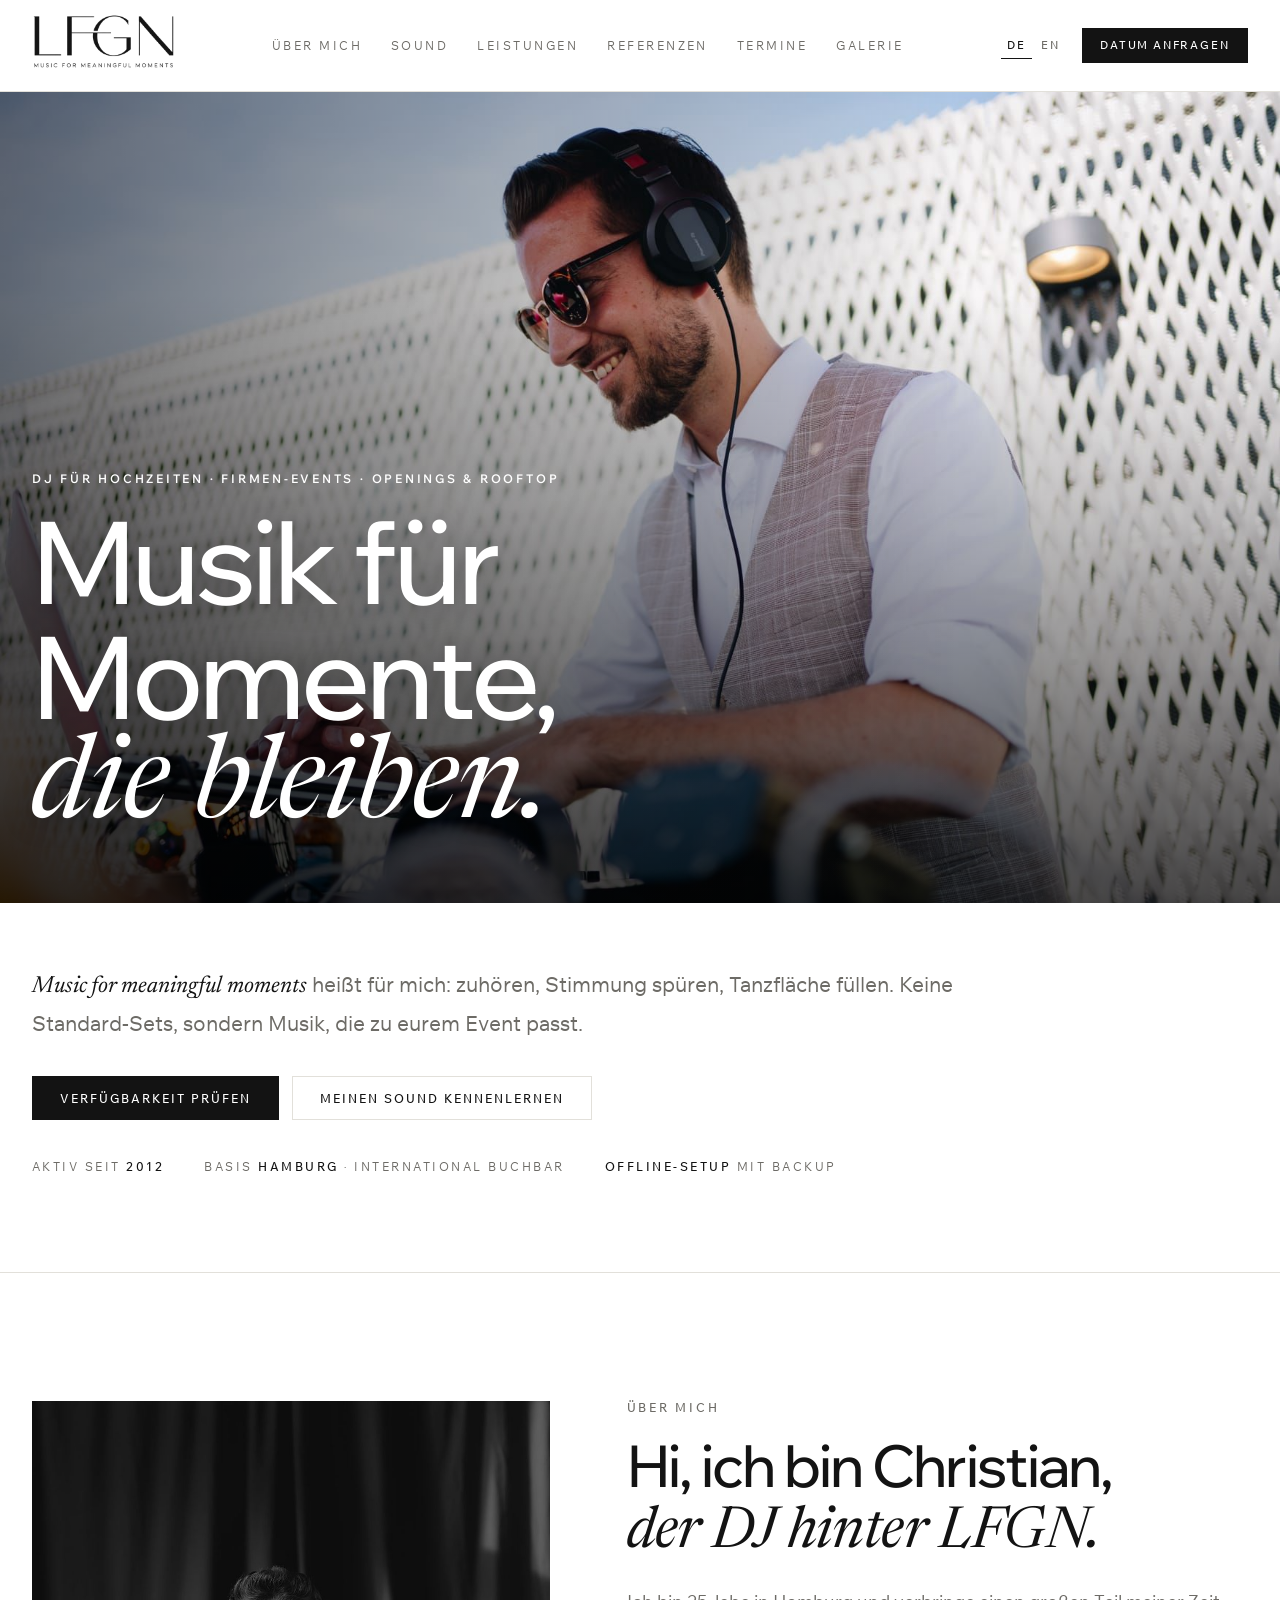
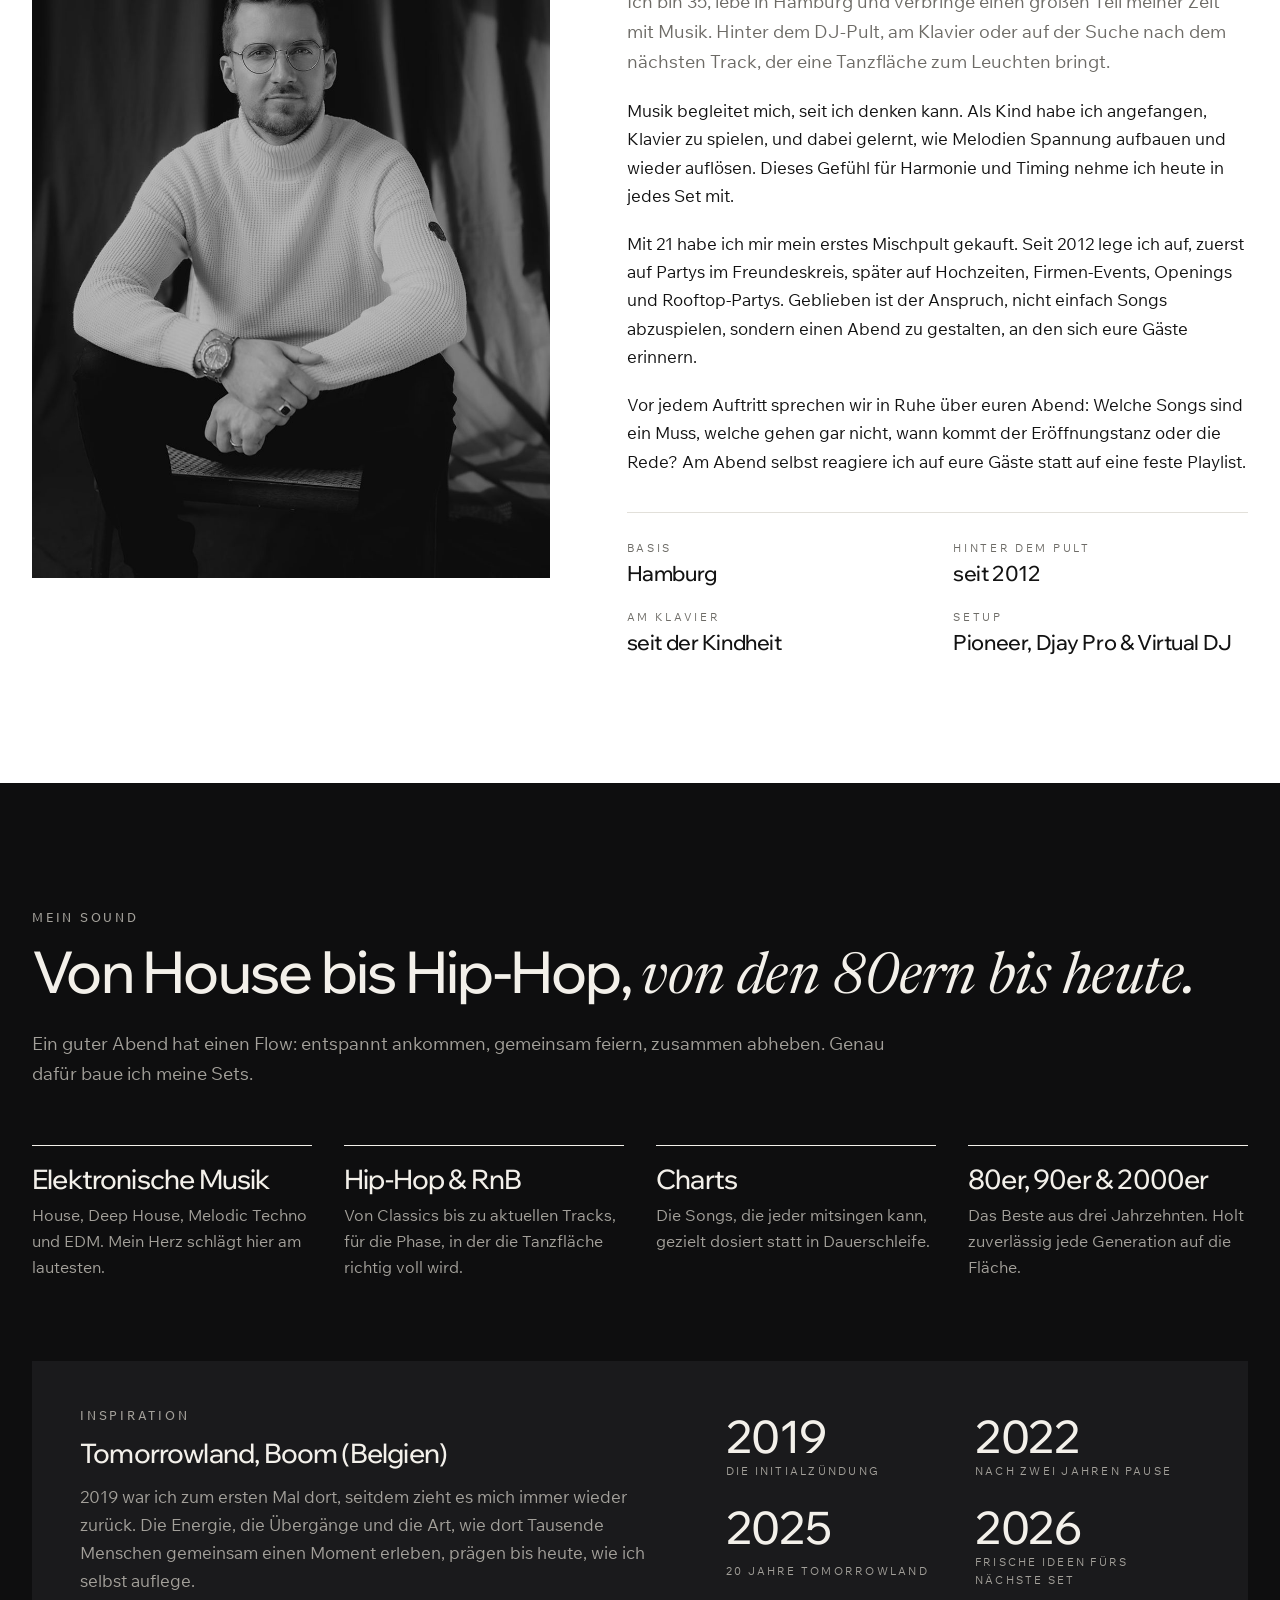
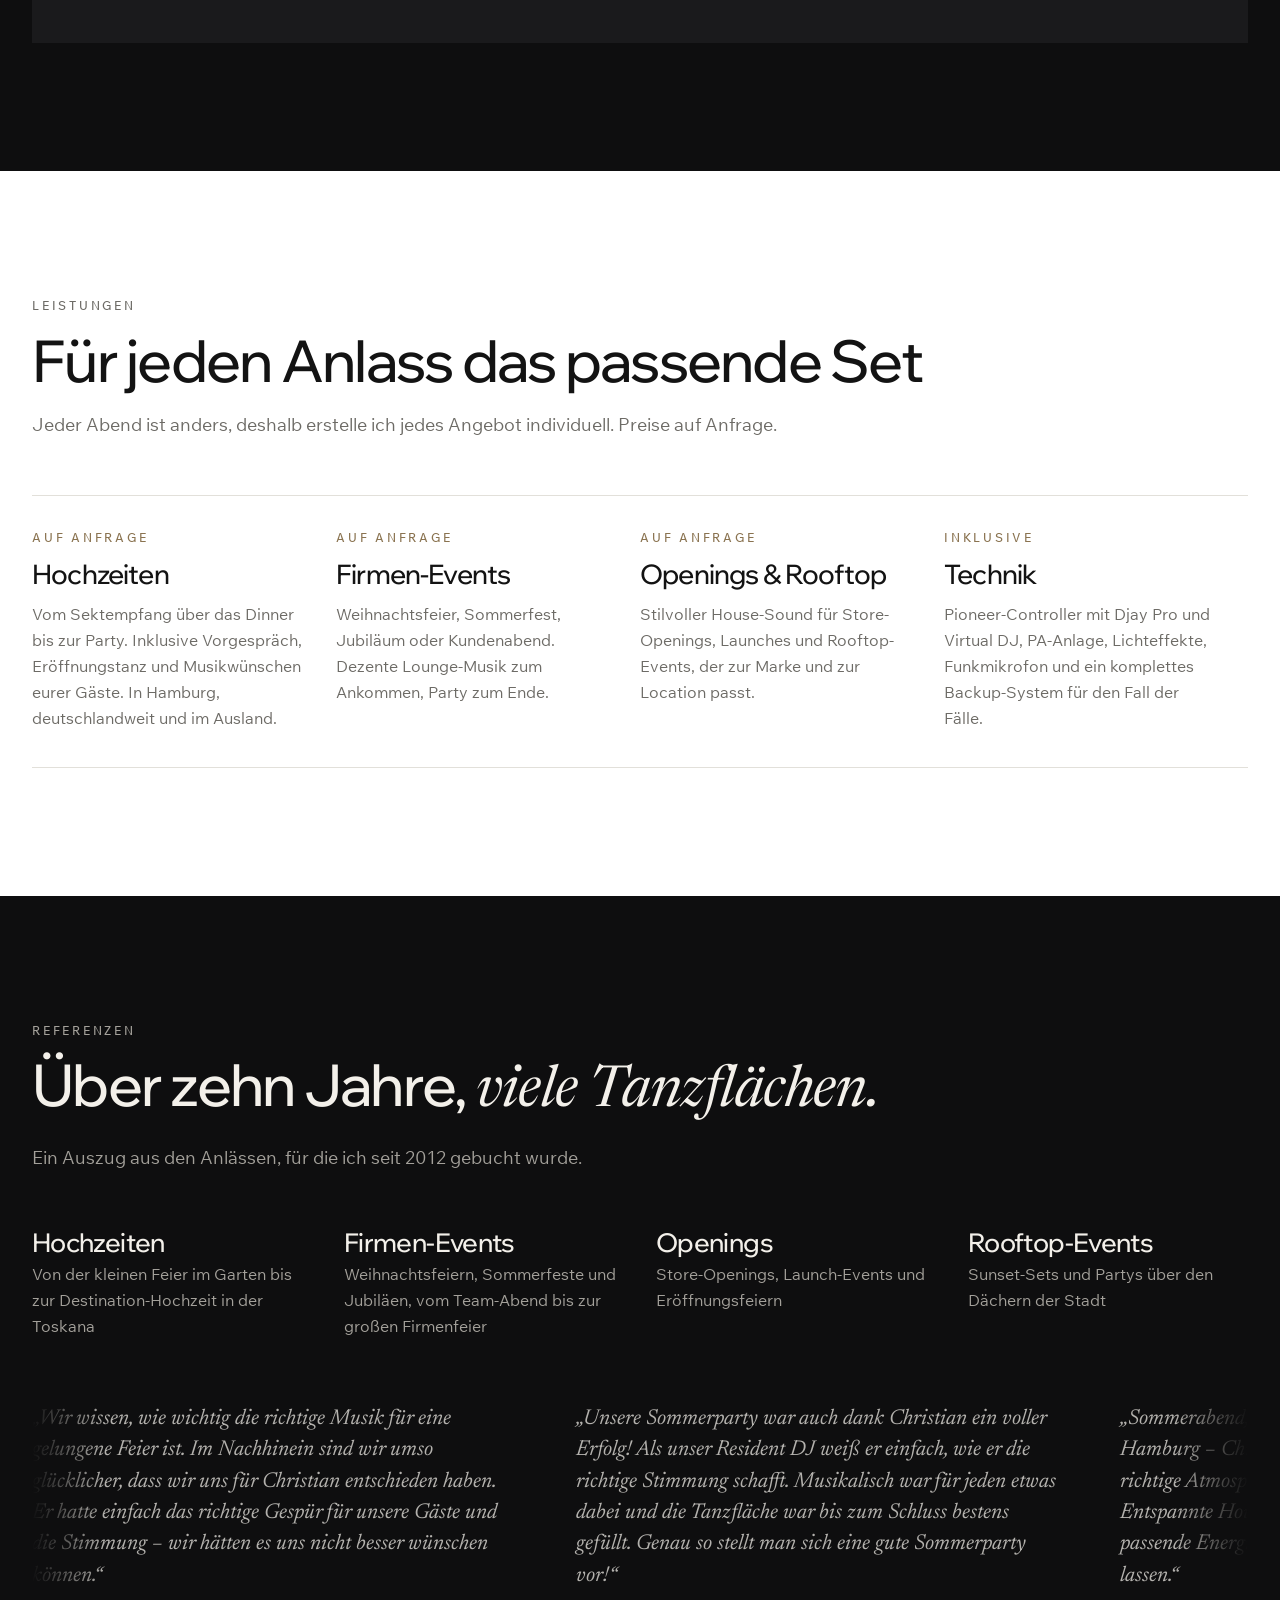
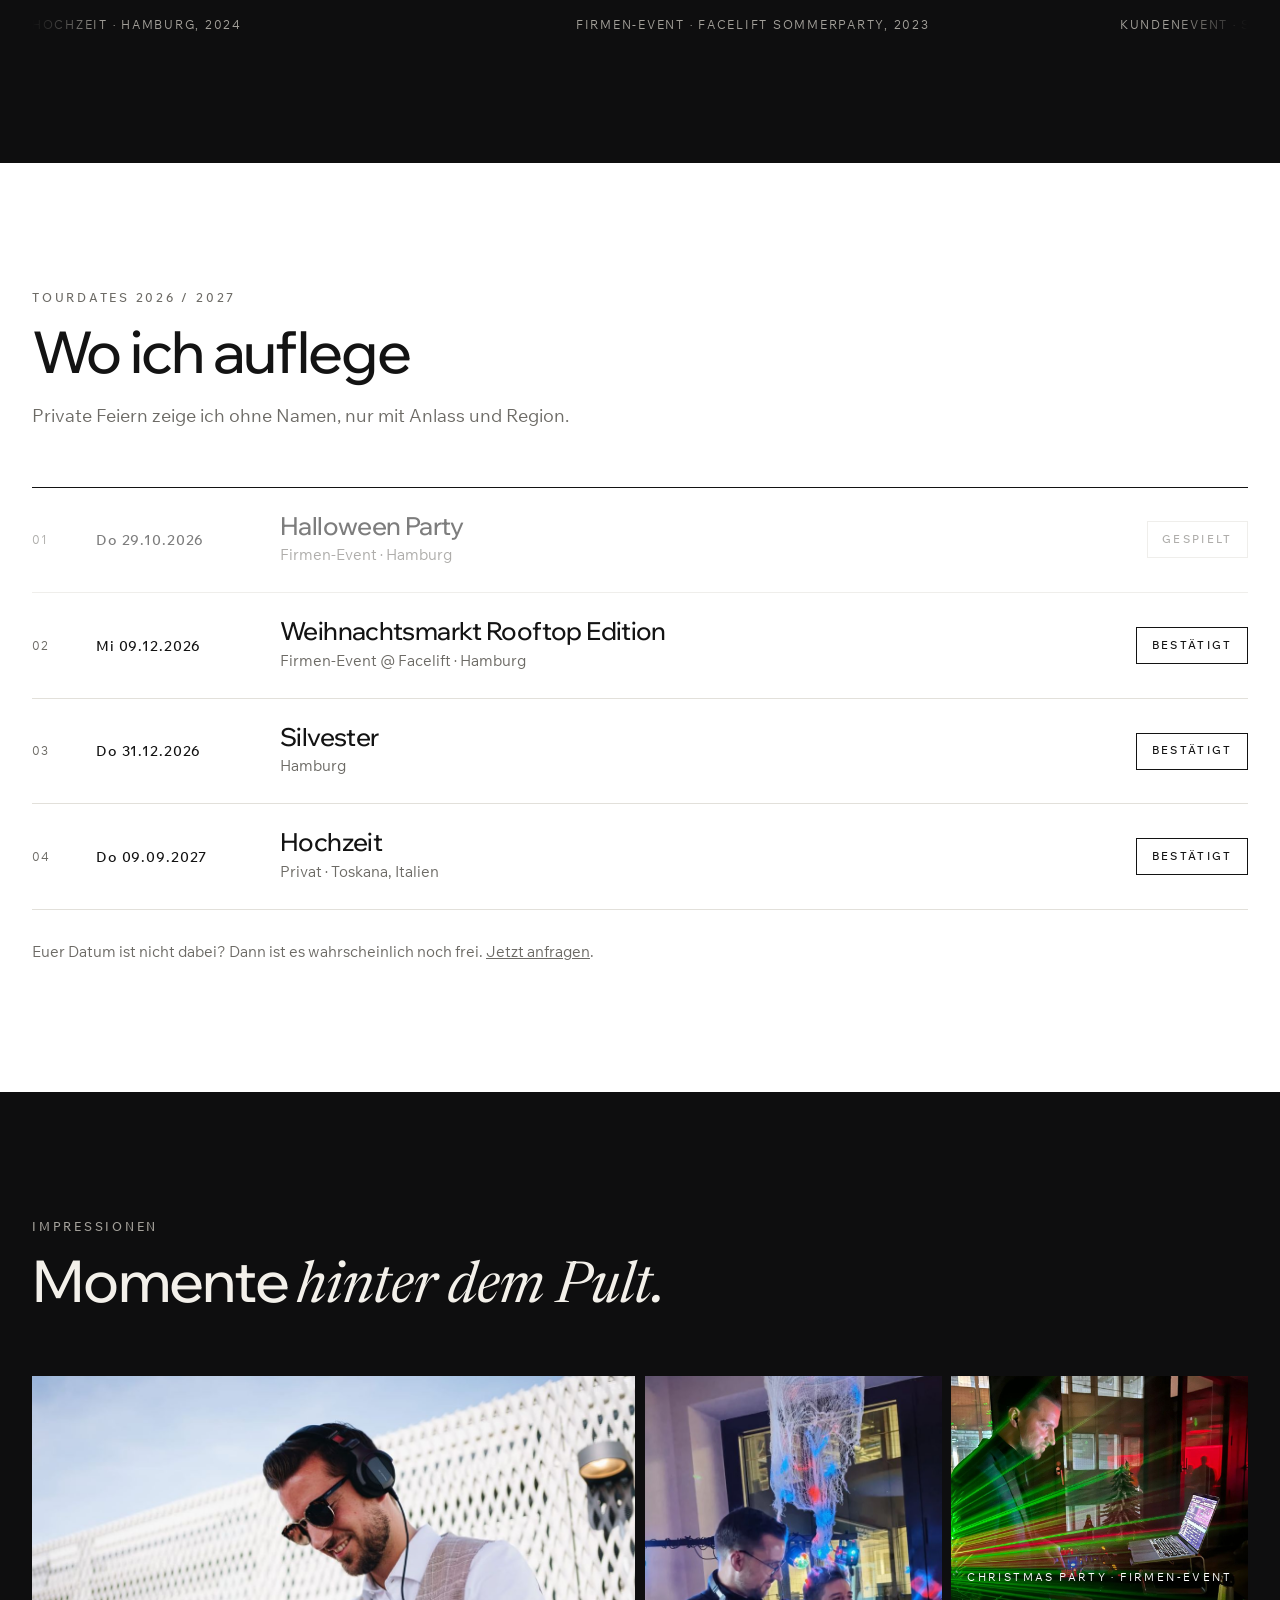
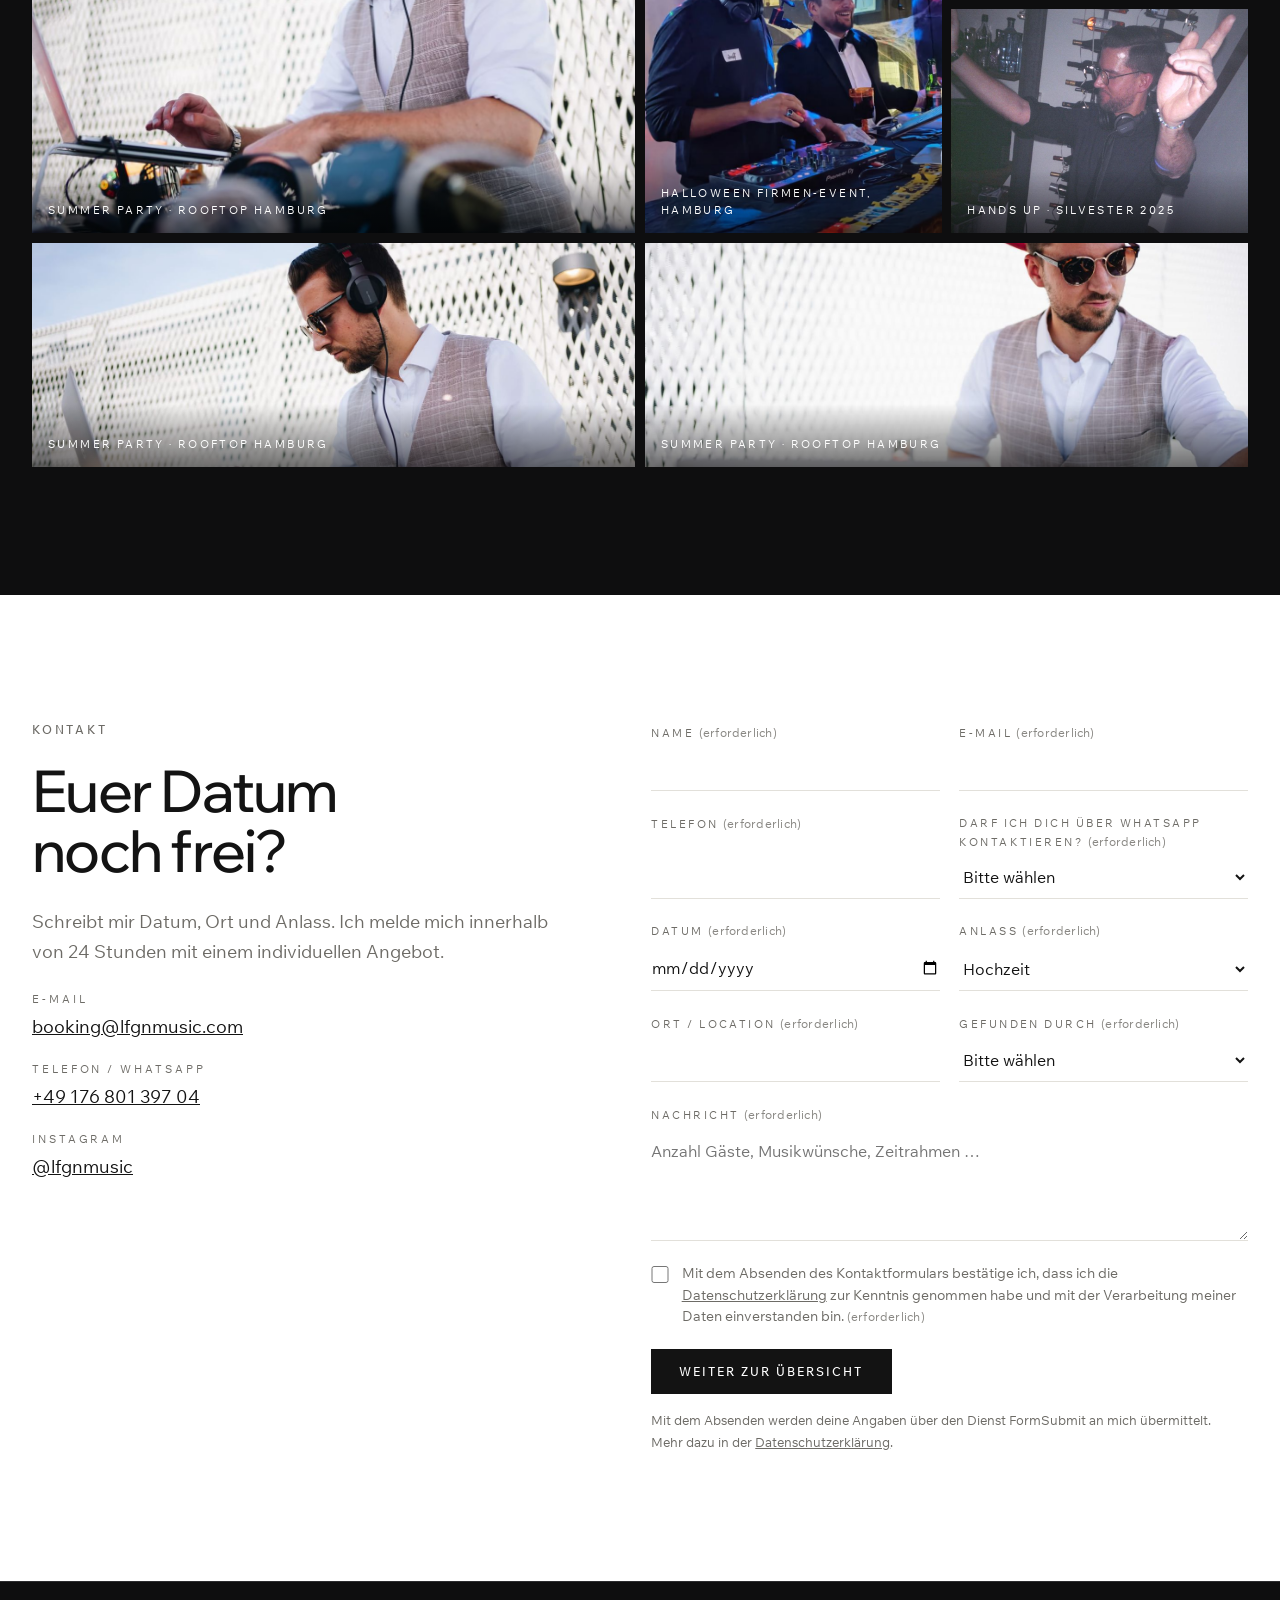
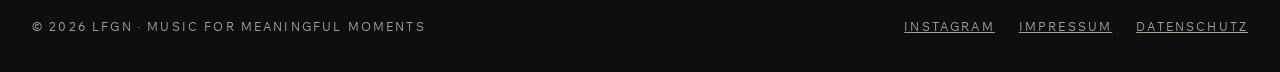
<file: index.html>
<!doctype html>
<html lang="de">
<head>
<meta charset="utf-8">
<meta name="viewport" content="width=device-width, initial-scale=1, viewport-fit=cover">
<link rel="icon" href="favicon.ico" sizes="any">
<link rel="icon" type="image/png" sizes="32x32" href="favicon-32.png">
<link rel="icon" type="image/png" sizes="192x192" href="favicon-192.png">
<link rel="apple-touch-icon" href="apple-touch-icon.png">
<title>LFGN – DJ in Hamburg für Hochzeiten &amp; Firmen-Events</title>
<meta name="claude:viewport-fit-sides" content="cover">
<meta name="description" content="LFGN – Music for meaningful moments. DJ aus Hamburg für Hochzeiten, Firmen-Events, Rooftop-Partys und private Feiern. Electronic, Hip-Hop/RnB, Charts und 80s–2000s. Jetzt Datum anfragen.">
<link rel="canonical" href="https://lfgnmusic.com/">
<link rel="alternate" hreflang="de" href="https://lfgnmusic.com/">
<link rel="alternate" hreflang="en" href="https://lfgnmusic.com/en.html">
<meta property="og:title" content="LFGN – DJ in Hamburg">
<meta property="og:description" content="Music for meaningful moments. DJ für Hochzeiten, Firmen-Events und Rooftop-Partys.">
<meta property="og:image" content="https://lfgnmusic.com/img/rooftop-hero.jpg">
<meta property="og:url" content="https://lfgnmusic.com/">
<link rel="stylesheet" href="fonts/fonts.css">
<style>
/* Layout: ruhige Monochrom-Eleganz wie das LFGN-Logo. Viel Weißraum, haarfeine Linien, Didone-Serife für Headlines, gesperrte Versalien für Labels. Termine als Tracklist. */
:root {
  --bg: #ffffff;
  --surface: #f5f4f1;
  --line: #e2e0da;
  --fg: #131313;
  --muted: #6d6b66;
  --accent: #8a7350;     /* gedecktes Champagner, sparsam */
  --display: "Wix Madefor Display", "Helvetica Neue", Arial, sans-serif;
  --serif: "Newsreader", Georgia, serif;  /* nur kursive Akzente */
  --sans: "Wix Madefor Text", "Helvetica Neue", Arial, system-ui, sans-serif;
}

.logo-on-dark { display: none; }
/* Dunkle Bänder: gleiche Tokens, invertiert */
.dark { --bg: #0e0e0f; --surface: #1a1a1c; --line: #2c2c2f; --fg: #f3f0ea; --muted: #a3a09a; --accent: #c9ad7e; background: var(--bg); color: var(--fg); border-top: 0; }
.dark + section, section + .dark { border-top: 0; }
* { box-sizing: border-box; }
html { scroll-behavior: smooth; }
body { background: var(--bg); color: var(--fg); font: 400 1.0625rem/1.65 var(--sans); margin: 0; }
a { color: inherit; }
:focus-visible { outline: 1px solid var(--fg); outline-offset: 4px; }
.wrap { max-width: 110rem; margin: 0 auto; padding-left: max(clamp(16px, 2.5vw, 40px), env(safe-area-inset-left, 0px)); padding-right: max(clamp(16px, 2.5vw, 40px), env(safe-area-inset-right, 0px)); }
section { padding-block: clamp(4.5rem, 10vw, 8rem); border-top: 1px solid var(--line); }
h1, h2, h3 { font-family: var(--display); font-weight: 500; line-height: 1.05; text-wrap: balance; margin: 0; letter-spacing: -.03em; }
h2 em, h3 em { font-family: var(--serif); font-weight: 400; letter-spacing: -.01em; }
h1 em, h2 em { font-style: italic; }
h2 { font-size: clamp(2.3rem, 5vw, 3.6rem); }
h3 { font-size: 1.7rem; }
p { margin: 0; max-width: 72ch; }
.eyebrow { font: 500 .72rem/1.2 var(--sans); letter-spacing: .24em; text-transform: uppercase; color: var(--muted); }
.lead { color: var(--muted); font-size: 1.15rem; font-weight: 400; }
.sec-head { display: grid; gap: 1.1rem; margin-bottom: 3.5rem; }
.ph { border-bottom: 1px dashed var(--accent); }  /* Platzhalter-Markierung */

body::before { content: ""; position: fixed; inset: 0 0 auto; height: env(safe-area-inset-top, 0px); z-index: 10; background: var(--bg); }
header.nav { position: sticky; top: env(safe-area-inset-top, 0px); z-index: 9; background: color-mix(in srgb, var(--bg) 90%, transparent); backdrop-filter: blur(10px); border-bottom: 1px solid var(--line); }
.nav .wrap { display: flex; align-items: center; justify-content: space-between; gap: 1.5rem; padding-block: .9rem; }
.logo { display: block; text-decoration: none; }
.logo img { height: 3.4rem; width: auto; }
@media (max-width: 760px) { .logo img { height: 2.6rem; } }
.nav ul { display: flex; gap: 1.8rem; list-style: none; margin: 0; padding: 0; font-size: .78rem; letter-spacing: .2em; text-transform: uppercase; }
.nav ul a { text-decoration: none; color: var(--muted); transition: color .2s; }
.nav ul a:hover { color: var(--fg); }
.btn { display: inline-flex; align-items: center; padding: .95rem 1.7rem; background: var(--fg); color: var(--bg); font: 500 .78rem/1 var(--sans); letter-spacing: .16em; text-transform: uppercase; text-decoration: none; border: 1px solid var(--fg); cursor: pointer; transition: background .2s, color .2s; }
.btn:hover { background: transparent; color: var(--fg); }
.btn.ghost { background: transparent; color: var(--fg); border-color: var(--line); }
.btn.ghost:hover { border-color: var(--fg); }
.nav .btn { padding: .7rem 1.1rem; font-size: .7rem; white-space: nowrap; }
.nav .btn .sm { display: none; }
@media (max-width: 520px) { .nav .btn .lg { display: none; } .nav .btn .sm { display: inline; } }
.menu-btn { display: none; background: none; border: 0; padding: .5rem; cursor: pointer; color: var(--fg); }
.menu-btn span { display: block; width: 22px; height: 1px; background: currentColor; transition: transform .25s; }
.menu-btn span + span { margin-top: 7px; }
.nav-right { display: flex; align-items: center; gap: .6rem; }
.lang { display: flex; gap: .15rem; font: 500 .7rem/1 var(--sans); letter-spacing: .16em; margin-right: .4rem; }
.lang a, .lang span { padding: .45rem .4rem; text-decoration: none; color: var(--muted); }
.lang span { color: var(--fg); border-bottom: 1px solid var(--fg); }
.lang a:hover { color: var(--fg); }
@media (max-width: 400px) { .lang { margin-right: 0; } .lang a, .lang span { padding: .45rem .25rem; } }
@media (max-width: 860px) {
  .menu-btn { display: block; }
  .nav ul { display: none; position: absolute; left: 0; right: 0; top: 100%; flex-direction: column; gap: 0; background: var(--bg); border-bottom: 1px solid var(--line); padding: .5rem max(16px, env(safe-area-inset-right, 0px)) 1rem max(16px, env(safe-area-inset-left, 0px)); }
  .nav.open ul { display: flex; }
  .nav ul a { display: block; padding: .9rem 0; border-bottom: 1px solid var(--line); color: var(--fg); }
  .nav.open .menu-btn span:first-child { transform: translateY(4px) rotate(45deg); }
  .nav.open .menu-btn span:last-child { transform: translateY(-4px) rotate(-45deg); }
}
@media (max-width: 400px) { .nav .btn { padding: .6rem .8rem; font-size: .62rem; letter-spacing: .16em; } }

.hero { padding-block: 0 clamp(4rem, 8vw, 6rem); border: 0; overflow: hidden; }
.hero-grid { display: grid; gap: 2.2rem; margin-top: clamp(2.5rem, 5vw, 4rem); }
.hero-logo img { width: min(100%, 34rem); height: auto; }
.hero-stage { position: relative; overflow: hidden; background: #111; height: calc(100svh - 5.6rem); min-height: 30rem; max-height: 62rem; }
.hero-stage img { display: block; width: 100%; height: 100%; object-fit: cover; object-position: 62% 28%; }
.hero-stage::after { content: ""; position: absolute; inset: 0; background: linear-gradient(to right, rgb(0 0 0 / .5) 0%, rgb(0 0 0 / .15) 55%, transparent 75%), linear-gradient(to top, rgb(0 0 0 / .7) 0%, rgb(0 0 0 / .2) 50%, transparent 75%); }
.hero-over { position: absolute; left: 0; right: 0; bottom: clamp(2rem, 6vh, 4.5rem); z-index: 1; color: #fff; }
.hero-over .wrap { display: grid; gap: 1.1rem; }
.hero-over .eyebrow { color: #fff; font-weight: 600; }
.hero h1 { font-family: var(--display); font-weight: 500; text-shadow: 0 2px 30px rgb(0 0 0 / .25); letter-spacing: -.035em; line-height: 1; font-size: clamp(2.8rem, 9vw, 8.2rem); max-width: 12ch; color: #fff; text-wrap: balance; }
.hero h1 em { font-family: var(--serif); font-style: italic; font-weight: 400; letter-spacing: -.01em; display: block; }
@media (max-width: 760px) { .hero-stage { height: calc(100svh - 4.6rem); min-height: 28rem; } .hero-stage img { object-position: 38% 30%; } .hero-over .eyebrow { font-size: .62rem; letter-spacing: .22em; } }
.hero .lead { font-size: clamp(1.1rem, 2vw, 1.3rem); }
.accent { font-family: var(--serif); font-style: italic; color: var(--fg); font-size: 1.12em; }
.hero-cta { display: flex; flex-wrap: wrap; gap: .8rem; }
.facts { display: flex; flex-wrap: wrap; gap: .6rem 2.5rem; font-size: .78rem; letter-spacing: .2em; text-transform: uppercase; color: var(--muted); }
.facts b { color: var(--fg); font-weight: 500; }
.wave { display: flex; align-items: center; gap: 4px; height: 5.5rem; margin-top: 4rem; }
.wave i { flex: 1; background: var(--line); min-width: 1px; max-width: 3px; }
.wave i.on { background: var(--fg); }
@media (prefers-reduced-motion: no-preference) {
  .wave i { animation: pulse 3s ease-in-out infinite; animation-delay: calc(var(--d) * -1s); }
  @keyframes pulse { 50% { transform: scaleY(.6); } }
}

.about { display: grid; grid-template-columns: 1fr 1.2fr; gap: clamp(2rem, 6vw, 6rem); align-items: start; }
.about-img { margin: 0; max-width: 100%; position: sticky; top: 6rem; }
.about-img img { display: block; width: 100%; height: auto; aspect-ratio: 2/3; object-fit: cover; filter: grayscale(1); }
.about-facts { display: grid; grid-template-columns: 1fr 1fr; gap: 1.4rem 2rem; margin: 1rem 0 0; padding-top: 1.6rem; border-top: 1px solid var(--line); }
.about-facts dt { font-size: .7rem; letter-spacing: .24em; text-transform: uppercase; color: var(--muted); }
.about-facts dd { margin: .2rem 0 0; font: 500 1.3rem/1.2 var(--display); letter-spacing: -.02em; }
@media (max-width: 760px) { .about-img { position: static; } }
.about-text { display: grid; gap: 1.3rem; min-width: 0; }
@media (max-width: 760px) { .about { grid-template-columns: 1fr; } }

.img { position: relative; overflow: hidden; background: var(--surface); background-image: repeating-linear-gradient(135deg, transparent 0 22px, color-mix(in srgb, var(--line) 60%, transparent) 22px 23px); }
.img figcaption { position: absolute; left: 1rem; bottom: .8rem; right: 1rem; font-size: .7rem; letter-spacing: .18em; text-transform: uppercase; color: var(--muted); }
.img figcaption::before { content: "Foto-Platzhalter · "; color: var(--accent); }
figure { margin: 0; }

.services { display: grid; grid-template-columns: repeat(auto-fit, minmax(15rem, 1fr)); border-top: 1px solid var(--line); }
.service { padding: 2.2rem 1.8rem 2.2rem 0; display: grid; gap: .9rem; align-content: start; border-bottom: 1px solid var(--line); }
.service p { color: var(--muted); font-size: .98rem; font-weight: 400; }
.service .eyebrow { color: var(--accent); }

.refs { display: grid; grid-template-columns: repeat(auto-fit, minmax(19rem, 1fr)); gap: clamp(2rem, 4vw, 3.5rem); }
blockquote.ref { margin: 0; display: grid; gap: 1.4rem; align-content: start; }
.ref p { font: italic 400 1.35rem/1.45 var(--serif); color: color-mix(in srgb, var(--fg) 72%, var(--bg)); }
.ref p::before { content: "„"; } .ref p::after { content: "“"; }
.ref footer { font-size: .78rem; letter-spacing: .14em; text-transform: uppercase; color: var(--muted); }
.ref footer b { display: block; color: var(--fg); font-weight: 500; margin-bottom: .2rem; }
.logos { display: flex; flex-wrap: wrap; gap: .8rem 2.5rem; margin-top: 4rem; padding-top: 2rem; border-top: 1px solid var(--line); }
.logos span { font: 500 1.1rem/1 var(--display); letter-spacing: -.02em; color: var(--muted); }

.dates { list-style: none; margin: 0; padding: 0; border-top: 1px solid var(--fg); }
.date { display: grid; grid-template-columns: 2.5rem 10rem 1fr auto; gap: 1rem 1.5rem; align-items: center; padding: 1.5rem 0; border-bottom: 1px solid var(--line); }
.date .no { font-size: .75rem; letter-spacing: .1em; color: var(--muted); font-variant-numeric: tabular-nums; }
.date time { font-size: .9rem; font-weight: 500; letter-spacing: .06em; font-variant-numeric: tabular-nums; }
.date time small { display: block; color: var(--muted); font-weight: 400; font-size: .78rem; }
.date .what { min-width: 0; }
.date .what b { font: 500 1.55rem/1.15 var(--display); letter-spacing: -.025em; display: block; }
.date .what span { color: var(--muted); font-size: .92rem; }
.pill { font-size: .66rem; font-weight: 500; letter-spacing: .22em; text-transform: uppercase; padding: .55rem .9rem; white-space: nowrap; border: 1px solid var(--line); color: var(--muted); }
.pill.public { color: var(--bg); background: var(--fg); border-color: var(--fg); }
.pill.open { color: var(--fg); border-color: var(--fg); }
.dates-note { margin-top: 1.8rem; color: var(--muted); font-size: .95rem; }
@media (max-width: 700px) {
  .date { grid-template-columns: 1fr auto; }
  .date .no { display: none; }
  .date .what { grid-column: 1 / -1; grid-row: 2; }
}

.gallery { display: grid; grid-template-columns: repeat(4, 1fr); grid-auto-rows: 14rem; gap: .6rem; }
.shot { margin: 0; position: relative; overflow: hidden; background: var(--surface); }
.shot img { display: block; width: 100%; height: 100%; object-fit: cover; transition: transform .6s ease; }
.shot:hover img { transform: scale(1.03); }
.shot figcaption { position: absolute; left: 0; right: 0; bottom: 0; padding: 2rem 1rem .8rem; font-size: .68rem; letter-spacing: .22em; text-transform: uppercase; color: #fff; background: linear-gradient(transparent, rgb(0 0 0 / .55)); }
.g-a { grid-column: 1 / 3; grid-row: 1 / 3; }
.g-a img { object-position: 55% 30%; }
.g-b { grid-column: 3; grid-row: 1 / 3; }
.g-b img { object-position: 40% 40%; }
.g-c { grid-column: 4; grid-row: 1; }
.g-c img { object-position: 30% 35%; }
.g-d { grid-column: 4; grid-row: 2; }
.g-d img { object-position: 50% 30%; }
.g-e { grid-column: 1 / 3; grid-row: 3; }
.g-e img { object-position: 55% 30%; }
.g-f { grid-column: 3 / 5; grid-row: 3; }
.g-f img { object-position: 60% 25%; }
@media (prefers-reduced-motion: reduce) { .shot img { transition: none; } }
@media (max-width: 760px) {
  .gallery { grid-template-columns: 1fr 1fr; grid-auto-rows: 11rem; }
  .gallery .shot { grid-column: auto; grid-row: auto; }
  .gallery .g-a, .gallery .g-e { grid-column: 1 / -1; }
  .gallery .g-a { grid-row: span 2; }
  .gallery .g-b { grid-row: span 2; }
}

.contact { display: grid; grid-template-columns: 1fr 1.1fr; gap: clamp(2rem, 6vw, 6rem); }
.contact-info { display: grid; gap: 1.5rem; align-content: start; min-width: 0; }
.contact-info dl { display: grid; gap: 1.2rem; margin: 0; }
.contact-info dt { font-size: .7rem; letter-spacing: .26em; text-transform: uppercase; color: var(--muted); margin-bottom: .2rem; }
.contact-info dd { margin: 0; font-size: 1.1rem; overflow-wrap: anywhere; }
form { display: grid; grid-template-columns: 1fr 1fr; gap: 1.4rem 1.2rem; }
form .full { grid-column: 1 / -1; }
label { display: grid; gap: .3rem; font-size: .7rem; letter-spacing: .22em; text-transform: uppercase; color: var(--muted); }
input, select, textarea { font: 400 1rem/1.5 var(--sans); letter-spacing: normal; text-transform: none; color: var(--fg); background: transparent; border: 0; border-bottom: 1px solid var(--line); border-radius: 0; padding: .6rem 0; width: 100%; }
select option { background: var(--bg); color: var(--fg); }
input:focus, select:focus, textarea:focus { outline: none; border-bottom-color: var(--fg); }
textarea { min-height: 7rem; resize: vertical; }
.req { text-transform: none; letter-spacing: .02em; font-size: .72rem; opacity: .8; }
label.consent { display: flex; gap: .8rem; align-items: flex-start; text-transform: none; letter-spacing: normal; font-size: .88rem; line-height: 1.5; }
label.consent input { width: 1.1rem; height: 1.1rem; flex: none; margin: .15rem 0 0; padding: 0; accent-color: var(--fg); }
label.consent a { color: inherit; }
.hp { position: absolute; left: -9999px; width: 1px; height: 1px; opacity: 0; }
.f-note { font-size: .82rem; color: var(--muted); margin: 1rem 0 0; }
.f-note a, .f-err a { color: inherit; }
.f-step h3 { font: 500 1.6rem/1.2 var(--display, var(--sans)); margin: 0 0 1.2rem; }
.f-sum { display: grid; grid-template-columns: max-content 1fr; gap: .55rem 1.6rem; margin: 0; }
.f-sum dt { font-size: .7rem; letter-spacing: .22em; text-transform: uppercase; color: var(--muted); padding-top: .25rem; }
.f-sum dd { margin: 0; white-space: pre-line; overflow-wrap: anywhere; }
.f-actions { display: flex; flex-wrap: wrap; gap: .8rem; margin-top: 1.6rem; }
.f-err { color: var(--accent); margin-top: 1rem; }
form.is-review > label, form.is-review .f-edit, form.is-done > label, form.is-done .f-edit { display: none; }
@media (max-width: 480px) { .f-sum { grid-template-columns: 1fr; gap: .1rem; } .f-sum dd { margin-bottom: .7rem; } }
@media (max-width: 760px) { .contact, form { grid-template-columns: 1fr; } }

footer.site { border-top: 1px solid var(--line); padding-block: 2.2rem; color: var(--muted); font-size: .75rem; letter-spacing: .18em; text-transform: uppercase; }
footer.site .wrap { display: flex; flex-wrap: wrap; gap: 1rem 2rem; justify-content: space-between; }
footer.site nav { display: flex; gap: 1.5rem; }
.genres { display: grid; grid-template-columns: repeat(auto-fit, minmax(15rem, 1fr)); gap: 2.5rem 2rem; }
.genre { display: grid; gap: .6rem; align-content: start; padding-top: 1.2rem; border-top: 1px solid var(--fg); }
.genre p { color: var(--muted); font-size: .98rem; font-weight: 400; }
.tml { display: grid; grid-template-columns: 1.2fr 1fr; gap: 2.5rem clamp(2rem, 6vw, 6rem); margin-top: 5rem; padding: clamp(1.8rem, 4vw, 3rem); background: var(--surface); }
.tml-text { display: grid; gap: 1rem; min-width: 0; }
.tml-text p { color: var(--muted); font-weight: 400; }
.years { list-style: none; margin: 0; padding: 0; display: grid; grid-template-columns: 1fr 1fr; gap: 1.5rem; align-content: center; }
.years li { display: grid; gap: .2rem; }
.years b { font: 500 2.8rem/1 var(--display); letter-spacing: -.03em; font-variant-numeric: lining-nums; }
.years span { font-size: .7rem; letter-spacing: .2em; text-transform: uppercase; color: var(--muted); }
@media (max-width: 760px) { .tml { grid-template-columns: 1fr; } }
.exp { display: grid; grid-template-columns: repeat(auto-fit, minmax(15rem, 1fr)); gap: 2rem; margin-bottom: 4rem; }
.exp div { display: grid; gap: .4rem; align-content: start; }
.exp b { font: 500 1.6rem/1.1 var(--display); letter-spacing: -.025em; }
.exp > div > span { color: var(--muted); font-size: .98rem; font-weight: 400; }
.refs-marquee { overflow: hidden; -webkit-mask-image: linear-gradient(90deg, transparent, #000 6%, #000 94%, transparent); mask-image: linear-gradient(90deg, transparent, #000 6%, #000 94%, transparent); }
.refs-track { display: flex; width: max-content; gap: clamp(2.5rem, 5vw, 4.5rem); animation: refs-scroll 70s linear infinite; }
.refs-marquee:hover .refs-track, .refs-marquee:focus-within .refs-track { animation-play-state: paused; }
.refs-track .ref { width: min(30rem, 80vw); flex: none; }
@keyframes refs-scroll { to { transform: translateX(calc(-50% - clamp(2.5rem, 5vw, 4.5rem) / 2)); } }
@media (prefers-reduced-motion: reduce) { .refs-track { animation: none; } .refs-marquee { overflow-x: auto; } .refs-track .ref[aria-hidden] { display: none; } }
.ref-ph p { color: var(--muted); }
.date.past { opacity: .55; }
</style>
</head>
<body>

<header class="nav">
  <div class="wrap">
    <a class="logo" href="#top" aria-label="LFGN Startseite"><img class="logo-on-light" src="logo-dark.png" alt="LFGN"><img class="logo-on-dark" src="logo-light.png" alt="LFGN"></a>
    <ul>
      <li><a href="#about">Über mich</a></li>
      <li><a href="#sound">Sound</a></li>
      <li><a href="#leistungen">Leistungen</a></li>
      <li><a href="#referenzen">Referenzen</a></li>
      <li><a href="#termine">Termine</a></li>
      <li><a href="#galerie">Galerie</a></li>
    </ul>
    <div class="nav-right">
      <div class="lang"><span aria-current="true">DE</span><a href="en.html" hreflang="en" lang="en" title="English">EN</a></div>
      <a class="btn" href="#kontakt"><span class="lg">Datum anfragen</span><span class="sm">Anfragen</span></a>
      <button class="menu-btn" id="menu-btn" type="button" aria-label="Menü öffnen" aria-expanded="false"><span></span><span></span></button>
    </div>
  </div>
</header>

<main id="top">
  <section class="hero">
    <div class="hero-stage">
      <img src="img/rooftop-hero.jpg" alt="Christian legt mit Kopfhörern auf einem Rooftop-Event auf" width="1752" height="1168">
      <div class="hero-over"><div class="wrap">
        <span class="eyebrow">DJ für Hochzeiten · Firmen-Events · Openings &amp; Rooftop</span>
        <h1>Musik für Momente, <em>die bleiben.</em></h1>
      </div></div>
    </div>
    <div class="wrap hero-grid">
      <p class="lead"><em class="accent">Music for meaningful moments</em> heißt für mich: zuhören, Stimmung spüren, Tanzfläche füllen. Keine Standard-Sets, sondern Musik, die zu eurem Event passt.</p>
      <div class="hero-cta">
        <a class="btn" href="#kontakt">Verfügbarkeit prüfen</a>
        <a class="btn ghost" href="#sound">Meinen Sound kennenlernen</a>
      </div>
      <div class="facts">
        <span>Aktiv seit <b>2012</b></span>
        <span>Basis <b>Hamburg</b> · international buchbar</span>
        <span><b>Offline-Setup</b> mit Backup</span>
      </div>
    </div>
  </section>

  <section id="about">
    <div class="wrap about">
      <figure class="about-img"><img src="portrait.jpg" alt="Christian, DJ hinter LFGN, im Portrait" width="1000" height="1500" loading="lazy"></figure>
      <div class="about-text">
        <span class="eyebrow">Über mich</span>
        <h2>Hi, ich bin Christian, <em>der DJ hinter LFGN.</em></h2>
        <p class="lead">Ich bin 35, lebe in Hamburg und verbringe einen großen Teil meiner Zeit mit Musik. Hinter dem DJ-Pult, am Klavier oder auf der Suche nach dem nächsten Track, der eine Tanzfläche zum Leuchten bringt.</p>
        <p>Musik begleitet mich, seit ich denken kann. Als Kind habe ich angefangen, Klavier zu spielen, und dabei gelernt, wie Melodien Spannung aufbauen und wieder auflösen. Dieses Gefühl für Harmonie und Timing nehme ich heute in jedes Set mit.</p>
        <p>Mit 21 habe ich mir mein erstes Mischpult gekauft. Seit 2012 lege ich auf, zuerst auf Partys im Freundeskreis, später auf Hochzeiten, Firmen-Events, Openings und Rooftop-Partys. Geblieben ist der Anspruch, nicht einfach Songs abzuspielen, sondern einen Abend zu gestalten, an den sich eure Gäste erinnern.</p>
        <p>Vor jedem Auftritt sprechen wir in Ruhe über euren Abend: Welche Songs sind ein Muss, welche gehen gar nicht, wann kommt der Eröffnungstanz oder die Rede? Am Abend selbst reagiere ich auf eure Gäste statt auf eine feste Playlist.</p>
        <dl class="about-facts">
          <div><dt>Basis</dt><dd>Hamburg</dd></div>
          <div><dt>Hinter dem Pult</dt><dd>seit 2012</dd></div>
          <div><dt>Am Klavier</dt><dd>seit der Kindheit</dd></div>
          <div><dt>Setup</dt><dd>Pioneer, Djay Pro &amp; Virtual DJ</dd></div>
        </dl>
      </div>
    </div>
  </section>

  <section id="sound" class="dark">
    <div class="wrap">
      <div class="sec-head">
        <span class="eyebrow">Mein Sound</span>
        <h2>Von House bis Hip-Hop, <em>von den 80ern bis heute.</em></h2>
        <p class="lead">Ein guter Abend hat einen Flow: entspannt ankommen, gemeinsam feiern, zusammen abheben. Genau dafür baue ich meine Sets.</p>
      </div>
      <div class="genres">
        <div class="genre"><h3>Elektronische Musik</h3><p>House, Deep House, Melodic Techno und EDM. Mein Herz schlägt hier am lautesten.</p></div>
        <div class="genre"><h3>Hip-Hop &amp; RnB</h3><p>Von Classics bis zu aktuellen Tracks, für die Phase, in der die Tanzfläche richtig voll wird.</p></div>
        <div class="genre"><h3>Charts</h3><p>Die Songs, die jeder mitsingen kann, gezielt dosiert statt in Dauerschleife.</p></div>
        <div class="genre"><h3>80er, 90er &amp; 2000er</h3><p>Das Beste aus drei Jahrzehnten. Holt zuverlässig jede Generation auf die Fläche.</p></div>
      </div>
      <div class="tml">
        <div class="tml-text">
          <span class="eyebrow">Inspiration</span>
          <h3>Tomorrowland, Boom (Belgien)</h3>
          <p>2019 war ich zum ersten Mal dort, seitdem zieht es mich immer wieder zurück. Die Energie, die Übergänge und die Art, wie dort Tausende Menschen gemeinsam einen Moment erleben, prägen bis heute, wie ich selbst auflege.</p>
        </div>
        <ol class="years" aria-label="Besuche bei Tomorrowland">
          <li><b>2019</b><span>Die Initialzündung</span></li>
          <li><b>2022</b><span>Nach zwei Jahren Pause</span></li>
          <li><b>2025</b><span>20 Jahre Tomorrowland</span></li>
          <li><b>2026</b><span>Frische Ideen fürs nächste Set</span></li>
        </ol>
      </div>
    </div>
  </section>

  <section id="leistungen">
    <div class="wrap">
      <div class="sec-head">
        <span class="eyebrow">Leistungen</span>
        <h2>Für jeden Anlass das passende Set</h2>
        <p class="lead">Jeder Abend ist anders, deshalb erstelle ich jedes Angebot individuell. Preise auf Anfrage.</p>
      </div>
      <div class="services">
        <div class="service"><span class="eyebrow">Auf Anfrage</span><h3>Hochzeiten</h3><p>Vom Sektempfang über das Dinner bis zur Party. Inklusive Vorgespräch, Eröffnungstanz und Musikwünschen eurer Gäste. In Hamburg, deutschlandweit und im Ausland.</p></div>
        <div class="service"><span class="eyebrow">Auf Anfrage</span><h3>Firmen-Events</h3><p>Weihnachtsfeier, Sommerfest, Jubiläum oder Kundenabend. Dezente Lounge-Musik zum Ankommen, Party zum Ende.</p></div>
        <div class="service"><span class="eyebrow">Auf Anfrage</span><h3>Openings &amp; Rooftop</h3><p>Stilvoller House-Sound für Store-Openings, Launches und Rooftop-Events, der zur Marke und zur Location passt.</p></div>
        <div class="service"><span class="eyebrow">Inklusive</span><h3>Technik</h3><p>Pioneer-Controller mit Djay Pro und Virtual DJ, PA-Anlage, Lichteffekte, Funkmikrofon und ein komplettes Backup-System für den Fall der Fälle.</p></div>
      </div>
    </div>
  </section>

  <section id="referenzen" class="dark">
    <div class="wrap">
      <div class="sec-head">
        <span class="eyebrow">Referenzen</span>
        <h2>Über zehn Jahre, <em>viele Tanzflächen.</em></h2>
        <p class="lead">Ein Auszug aus den Anlässen, für die ich seit 2012 gebucht wurde.</p>
      </div>
      <div class="exp">
        <div><b>Hochzeiten</b><span>Von der kleinen Feier im Garten bis zur Destination-Hochzeit in der Toskana</span></div>
        <div><b>Firmen-Events</b><span>Weihnachtsfeiern, Sommerfeste und Jubiläen, vom Team-Abend bis zur großen Firmenfeier</span></div>
        <div><b>Openings</b><span>Store-Openings, Launch-Events und Eröffnungsfeiern</span></div>
        <div><b>Rooftop-Events</b><span>Sunset-Sets und Partys über den Dächern der Stadt</span></div>
      </div>
      <div class="refs-marquee" aria-label="Kundenstimmen">
        <div class="refs-track">
          <blockquote class="ref"><p>Wir wissen, wie wichtig die richtige Musik für eine gelungene Feier ist. Im Nachhinein sind wir umso glücklicher, dass wir uns für Christian entschieden haben. Er hatte einfach das richtige Gespür für unsere Gäste und die Stimmung – wir hätten es uns nicht besser wünschen können.</p><footer>Hochzeit · Hamburg, 2024</footer></blockquote>
          <blockquote class="ref"><p>Unsere Sommerparty war auch dank Christian ein voller Erfolg! Als unser Resident DJ weiß er einfach, wie er die richtige Stimmung schafft. Musikalisch war für jeden etwas dabei und die Tanzfläche war bis zum Schluss bestens gefüllt. Genau so stellt man sich eine gute Sommerparty vor!</p><footer>Firmen-Event · Facelift Sommerparty, 2023</footer></blockquote>
          <blockquote class="ref"><p>Sommerabend, kühle Drinks und der Blick über Hamburg – Christian hat mit seiner Musik genau die richtige Atmosphäre für unser Rooftop-Event geschaffen. Entspannte House-Sounds zum Ankommen und später die passende Energie, um den Abend gebührend ausklingen zu lassen.</p><footer>Kundenevent · Summer &amp; Drinks, Hamburg</footer></blockquote>
          <blockquote class="ref"><p>Christian hat unsere Hochzeit musikalisch perfekt begleitet. Vom entspannten Empfang bis zur ausgelassenen Party am Abend hat einfach alles gepasst. Besonders schön war, wie er auf unsere Gäste eingegangen ist und immer den richtigen Song parat hatte.</p><footer>Hochzeit · Hamburg, 2022</footer></blockquote>
          <blockquote class="ref" aria-hidden="true"><p>Wir wissen, wie wichtig die richtige Musik für eine gelungene Feier ist. Im Nachhinein sind wir umso glücklicher, dass wir uns für Christian entschieden haben. Er hatte einfach das richtige Gespür für unsere Gäste und die Stimmung – wir hätten es uns nicht besser wünschen können.</p><footer>Hochzeit · Hamburg, 2024</footer></blockquote>
          <blockquote class="ref" aria-hidden="true"><p>Unsere Sommerparty war auch dank Christian ein voller Erfolg! Als unser Resident DJ weiß er einfach, wie er die richtige Stimmung schafft. Musikalisch war für jeden etwas dabei und die Tanzfläche war bis zum Schluss bestens gefüllt. Genau so stellt man sich eine gute Sommerparty vor!</p><footer>Firmen-Event · Facelift Sommerparty, 2023</footer></blockquote>
          <blockquote class="ref" aria-hidden="true"><p>Sommerabend, kühle Drinks und der Blick über Hamburg – Christian hat mit seiner Musik genau die richtige Atmosphäre für unser Rooftop-Event geschaffen. Entspannte House-Sounds zum Ankommen und später die passende Energie, um den Abend gebührend ausklingen zu lassen.</p><footer>Kundenevent · Summer &amp; Drinks, Hamburg</footer></blockquote>
          <blockquote class="ref" aria-hidden="true"><p>Christian hat unsere Hochzeit musikalisch perfekt begleitet. Vom entspannten Empfang bis zur ausgelassenen Party am Abend hat einfach alles gepasst. Besonders schön war, wie er auf unsere Gäste eingegangen ist und immer den richtigen Song parat hatte.</p><footer>Hochzeit · Hamburg, 2022</footer></blockquote>
        </div>
      </div>
    </div>
  </section>

  <section id="termine">
    <div class="wrap">
      <div class="sec-head">
        <span class="eyebrow">Tourdates 2026 / 2027</span>
        <h2>Wo ich auflege</h2>
        <p class="lead">Private Feiern zeige ich ohne Namen, nur mit Anlass und Region.</p>
      </div>
      <ol class="dates">
        <li class="date past"><span class="no">01</span><time datetime="2026-10-29">Do 29.10.2026</time><div class="what"><b>Halloween Party</b><span>Firmen-Event · Hamburg</span></div><span class="pill">Gespielt</span></li>
        <li class="date"><span class="no">02</span><time datetime="2026-12-09">Mi 09.12.2026</time><div class="what"><b>Weihnachtsmarkt Rooftop Edition</b><span>Firmen-Event @ Facelift · Hamburg</span></div><span class="pill open">Bestätigt</span></li>
        <li class="date"><span class="no">03</span><time datetime="2026-12-31">Do 31.12.2026</time><div class="what"><b>Silvester</b><span>Hamburg</span></div><span class="pill open">Bestätigt</span></li>
        <li class="date"><span class="no">04</span><time datetime="2027-09-09">Do 09.09.2027</time><div class="what"><b>Hochzeit</b><span>Privat · Toskana, Italien</span></div><span class="pill open">Bestätigt</span></li>
      </ol>
      <p class="dates-note">Euer Datum ist nicht dabei? Dann ist es wahrscheinlich noch frei. <a href="#kontakt">Jetzt anfragen</a>.</p>
    </div>
  </section>

  <section id="galerie" class="dark">
    <div class="wrap">
      <div class="sec-head">
        <span class="eyebrow">Impressionen</span>
        <h2>Momente <em>hinter dem Pult.</em></h2>
      </div>
      <div class="gallery">
        <figure class="shot g-a"><img src="img/rooftop-lachen.jpg" alt="Christian lachend am DJ-Pult auf einem Rooftop" loading="lazy"><figcaption>Summer Party · Rooftop Hamburg</figcaption></figure>
        <figure class="shot g-b"><img src="img/halloween.jpg" alt="Christian an einem Pioneer-Controller auf einer Halloween-Party" loading="lazy"><figcaption>Halloween Firmen-Event, Hamburg</figcaption></figure>
        <figure class="shot g-c"><img src="img/laser.jpg" alt="Christian am DJ-Pult zwischen grünen Laserstrahlen" loading="lazy"><figcaption>Christmas Party · Firmen-Event</figcaption></figure>
        <figure class="shot g-d"><img src="img/handsup.jpg" alt="Christian mit erhobenen Armen hinter dem DJ-Pult" loading="lazy"><figcaption>Hands up · Silvester 2025</figcaption></figure>
        <figure class="shot g-e"><img src="img/rooftop-fokus.jpg" alt="Christian konzentriert mit Kopfhörern beim Auflegen" loading="lazy"><figcaption>Summer Party · Rooftop Hamburg</figcaption></figure>
        <figure class="shot g-f"><img src="img/rooftop-schirm.jpg" alt="Christian mit Sonnenbrille hinter dem Laptop" loading="lazy"><figcaption>Summer Party · Rooftop Hamburg</figcaption></figure>
      </div>
    </div>
  </section>

  <section id="kontakt">
    <div class="wrap contact">
      <div class="contact-info">
        <span class="eyebrow">Kontakt</span>
        <h2>Euer Datum noch frei?</h2>
        <p class="lead">Schreibt mir Datum, Ort und Anlass. Ich melde mich innerhalb von 24 Stunden mit einem individuellen Angebot.</p>
        <dl>
          <div><dt>E-Mail</dt><dd><a href="mailto:booking@lfgnmusic.com">booking@lfgnmusic.com</a></dd></div>
          <div><dt>Telefon / WhatsApp</dt><dd><a href="tel:+4917680139704">+49 176 801 397 04</a></dd></div>
          <div><dt>Instagram</dt><dd><a href="https://www.instagram.com/lfgnmusic/" target="_blank" rel="noopener">@lfgnmusic</a></dd></div>
        </dl>
      </div>
      <form id="anfrage">
        <label><span>Name <span class="req">(erforderlich)</span></span><input id="f-name" name="name" required autocomplete="name"></label>
        <label><span>E-Mail <span class="req">(erforderlich)</span></span><input id="f-mail" name="email" type="email" required autocomplete="email"></label>
        <label><span>Telefon <span class="req">(erforderlich)</span></span><input id="f-tel" name="telefon" type="tel" required autocomplete="tel"></label>
        <label><span>Darf ich dich über WhatsApp kontaktieren? <span class="req">(erforderlich)</span></span><select id="f-wa" name="whatsapp" required><option value="" disabled selected>Bitte wählen</option><option>Ja</option><option>Nein</option></select></label>
        <label><span>Datum <span class="req">(erforderlich)</span></span><input id="f-date" name="datum" type="date" required></label>
        <label><span>Anlass <span class="req">(erforderlich)</span></span><select id="f-type" name="anlass" required><option>Hochzeit</option><option>Firmen-Event</option><option>Opening / Rooftop</option><option>Private Feier</option><option>Sonstiges</option></select></label>
        <label><span>Ort / Location <span class="req">(erforderlich)</span></span><input id="f-loc" name="ort" required></label>
        <label><span>Gefunden durch <span class="req">(erforderlich)</span></span><select id="f-src" name="gefunden" required><option value="" disabled selected>Bitte wählen</option><option>Google</option><option>Instagram</option><option>Empfehlung</option><option>Auf einem Event erlebt</option><option>Sonstiges</option></select></label>
        <label class="full"><span>Nachricht <span class="req">(erforderlich)</span></span><textarea id="f-msg" name="nachricht" required placeholder="Anzahl Gäste, Musikwünsche, Zeitrahmen …"></textarea></label>
        <label class="full consent"><input type="checkbox" id="f-ok" required><span>Mit dem Absenden des Kontaktformulars bestätige ich, dass ich die <a href="datenschutz.html" target="_blank">Datenschutzerklärung</a> zur Kenntnis genommen habe und mit der Verarbeitung meiner Daten einverstanden bin. <span class="req">(erforderlich)</span></span></label>
        <input type="text" name="_honey" id="f-honey" class="hp" tabindex="-1" autocomplete="off" aria-hidden="true">
        <div class="full f-edit"><button class="btn" type="submit">Weiter zur Übersicht</button>
          <p class="f-note">Mit dem Absenden werden deine Angaben über den Dienst FormSubmit an mich übermittelt. Mehr dazu in der <a href="datenschutz.html">Datenschutzerklärung</a>.</p></div>
        <div class="full f-step" id="f-review" hidden>
          <h3>Passt alles so?</h3>
          <dl class="f-sum" id="f-sum"></dl>
          <p class="f-note">Nach dem Absenden bekommst du eine Bestätigung an <b id="f-sum-mail"></b>.</p>
          <div class="f-actions"><button class="btn" type="submit" id="f-send">Anfrage absenden</button><button class="btn ghost" type="button" id="f-back">Bearbeiten</button></div>
          <p class="f-err" id="f-err" hidden>Das hat leider nicht geklappt. Bitte versuch es gleich noch einmal oder schreib mir direkt an <a href="mailto:booking@lfgnmusic.com">booking@lfgnmusic.com</a>.</p>
        </div>
        <div class="full f-step" id="f-done" hidden role="status">
          <h3>Danke, <span id="f-done-name"></span>!</h3>
          <p>Deine Anfrage ist bei mir angekommen. Eine Bestätigung ist an <b id="f-done-mail"></b> unterwegs (falls nicht, schau bitte kurz im Spam-Ordner). Ich melde mich innerhalb von 24 Stunden bei dir.</p>
        </div>
      </form>
    </div>
  </section>
</main>

<footer class="site dark">
  <div class="wrap">
    <span>© 2026 LFGN · Music for meaningful moments</span>
    <nav><a href="https://www.instagram.com/lfgnmusic/" target="_blank" rel="noopener">Instagram</a><a href="impressum.html">Impressum</a><a href="datenschutz.html">Datenschutz</a></nav>
  </div>
</footer>

<script>
(function () {
  var w = document.getElementById('wave');
  if (w) {
  var n = window.innerWidth < 600 ? 60 : 120, html = '';
  for (var i = 0; i < n; i++) {
    var x = i / n, env = Math.sin(x * Math.PI) * .7 + .3;
    var h = Math.max(6, Math.round((Math.abs(Math.sin(i * 1.7) * Math.cos(i * .37)) * .8 + .2) * env * 100));
    html += '<i class="' + (x < .38 ? 'on' : '') + '" style="height:' + h + '%;--d:' + (i % 12) / 5 + '"></i>';
  }
  w.innerHTML = html;
  }
  var nav = document.querySelector('header.nav'), mb = document.getElementById('menu-btn');
  mb.addEventListener('click', function () {
    var o = nav.classList.toggle('open'); mb.setAttribute('aria-expanded', o);
  });
  nav.querySelectorAll('ul a').forEach(function (a) { a.addEventListener('click', function () { nav.classList.remove('open'); mb.setAttribute('aria-expanded', false); }); });
  var form = document.getElementById('anfrage');
  var $ = function (id) { return document.getElementById(id); };
  var v = function (id) { return $(id).value.trim(); };
  var fmtDate = function (s) { var p = s.split('-'); return p.length === 3 ? p[2] + '.' + p[1] + '.' + p[0] : s; };
  var fields = [['Name', 'f-name'], ['E-Mail', 'f-mail'], ['Telefon', 'f-tel'], ['WhatsApp', 'f-wa'], ['Datum', 'f-date'], ['Anlass', 'f-type'], ['Ort', 'f-loc'], ['Gefunden durch', 'f-src'], ['Nachricht', 'f-msg']];
  var val = function (id) { return id === 'f-date' ? fmtDate(v(id)) : v(id); };
  function show(state) {
    form.classList.toggle('is-review', state === 'review');
    form.classList.toggle('is-done', state === 'done');
    $('f-review').hidden = state !== 'review';
    $('f-done').hidden = state !== 'done';
    $('kontakt').scrollIntoView({ behavior: 'smooth', block: 'start' });
  }
  $('f-back').addEventListener('click', function () { $('f-err').hidden = true; show('edit'); });
  form.addEventListener('submit', function (e) {
    e.preventDefault();
    if (!form.classList.contains('is-review')) {
      var dl = $('f-sum'); dl.textContent = '';
      fields.forEach(function (f) {
        var x = val(f[1]); if (!x) return;
        var dt = document.createElement('dt'), dd = document.createElement('dd');
        dt.textContent = f[0]; dd.textContent = x; dl.appendChild(dt); dl.appendChild(dd);
      });
      $('f-sum-mail').textContent = v('f-mail');
      $('f-err').hidden = true;
      show('review');
      return;
    }
    var btn = $('f-send'); btn.disabled = true; btn.textContent = 'Wird gesendet …';
    var name = v('f-name'), datum = val('f-date'), anlass = v('f-type');
    var data = {
      Name: name, email: v('f-mail'), Telefon: v('f-tel'), 'WhatsApp-Kontakt erlaubt': v('f-wa'), Datum: datum, Anlass: anlass, Ort: v('f-loc'), 'Gefunden durch': v('f-src'), Nachricht: v('f-msg'), Datenschutz: 'zur Kenntnis genommen und eingewilligt',
      _subject: 'Neue Anfrage: ' + anlass + ' am ' + datum + ' (' + name + ')',
      _template: 'table', _captcha: 'false', _honey: v('f-honey'),
      _autoresponse: 'Hallo ' + name.split(' ')[0] + ',\n\nvielen Dank für deine Anfrage (' + anlass + ' am ' + datum + '). Sie ist bei mir angekommen, und ich melde mich innerhalb von 24 Stunden mit einem individuellen Angebot bei dir.\n\nBeste Grüße\nChristian\n\nLFGN · Music for meaningful moments\n+49 176 801 397 04\nlfgnmusic.com · @lfgnmusic'
    };
    fetch('https://formsubmit.co/ajax/booking@lfgnmusic.com', {
      method: 'POST', headers: { 'Content-Type': 'application/json', 'Accept': 'application/json' }, body: JSON.stringify(data)
    }).then(function (r) { return r.json(); }).then(function (d) {
      if (String(d.success) !== 'true') throw new Error(d.message || 'failed');
      $('f-done-name').textContent = name.split(' ')[0];
      $('f-done-mail').textContent = v('f-mail');
      form.reset();
      show('done');
    }).catch(function () {
      $('f-err').hidden = false;
    }).then(function () { btn.disabled = false; btn.textContent = 'Anfrage absenden'; });
  });
})();
</script>
</body>
</html>
</file>
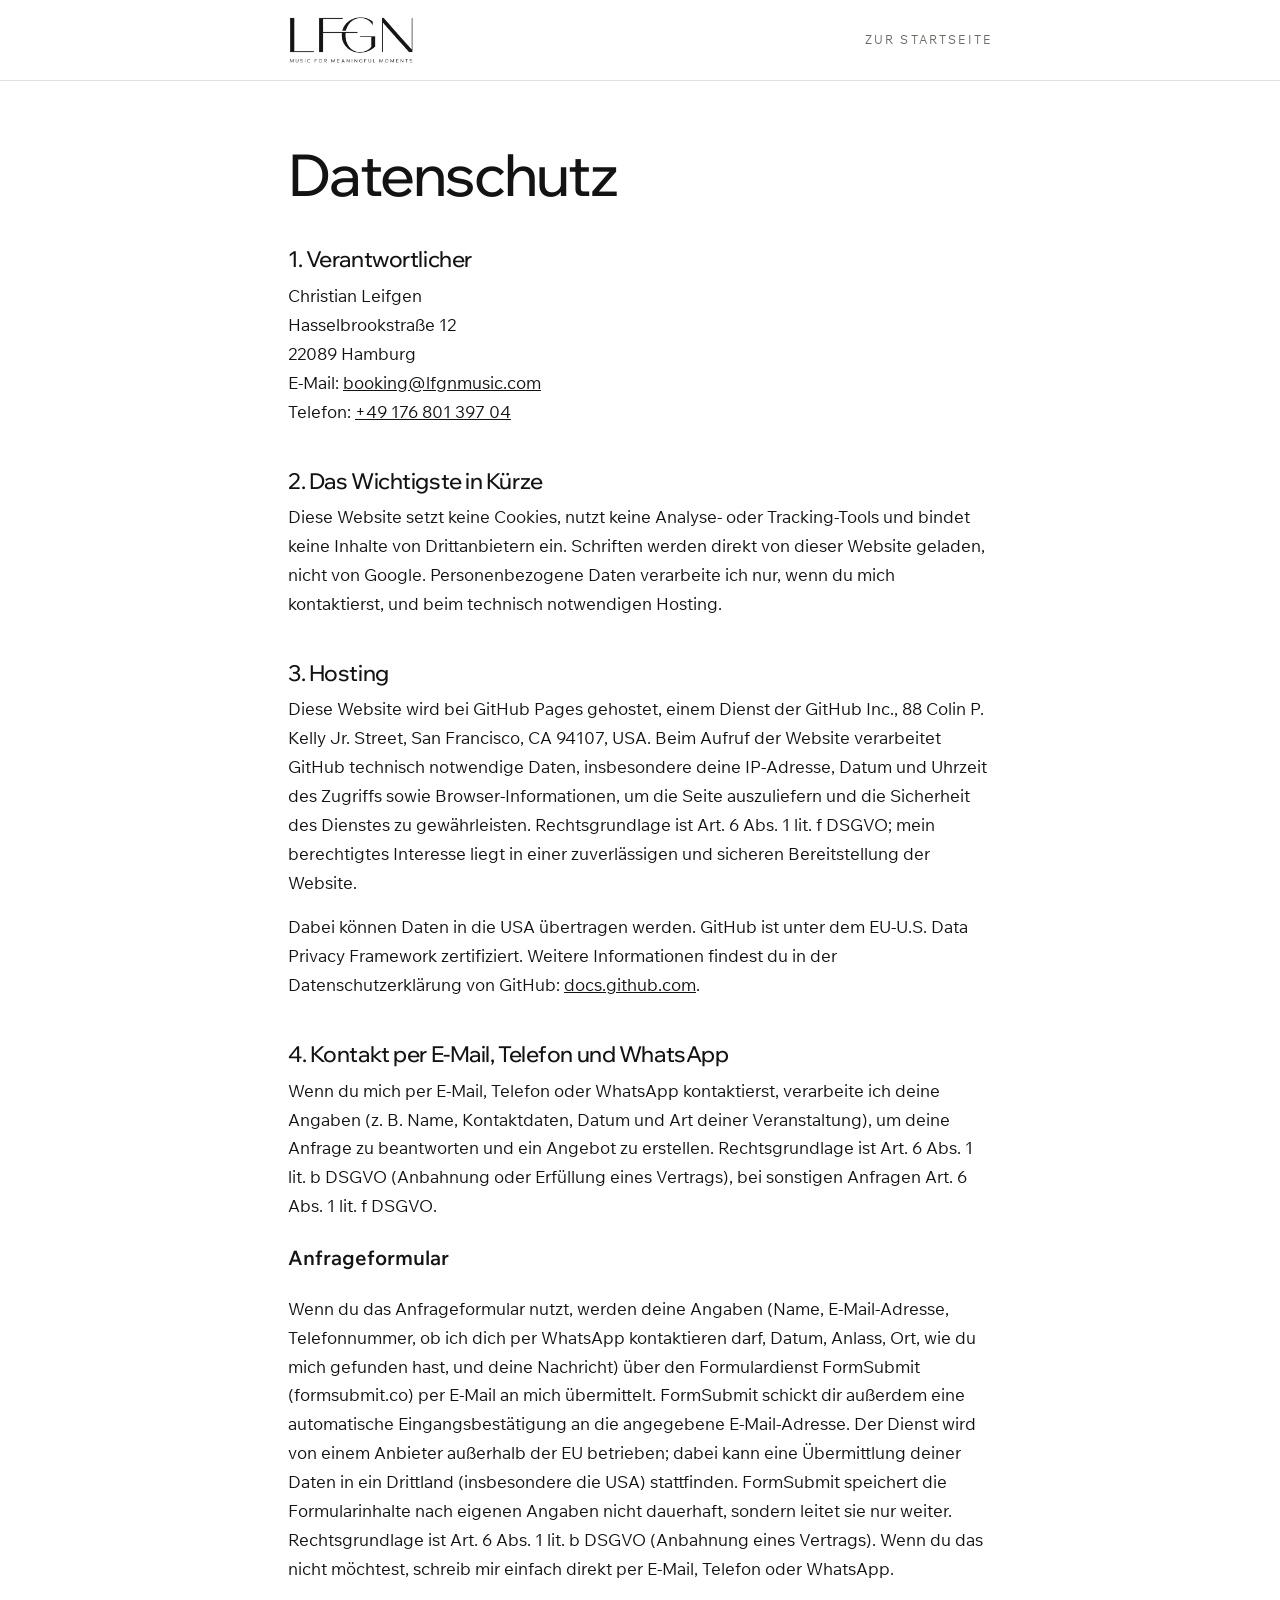
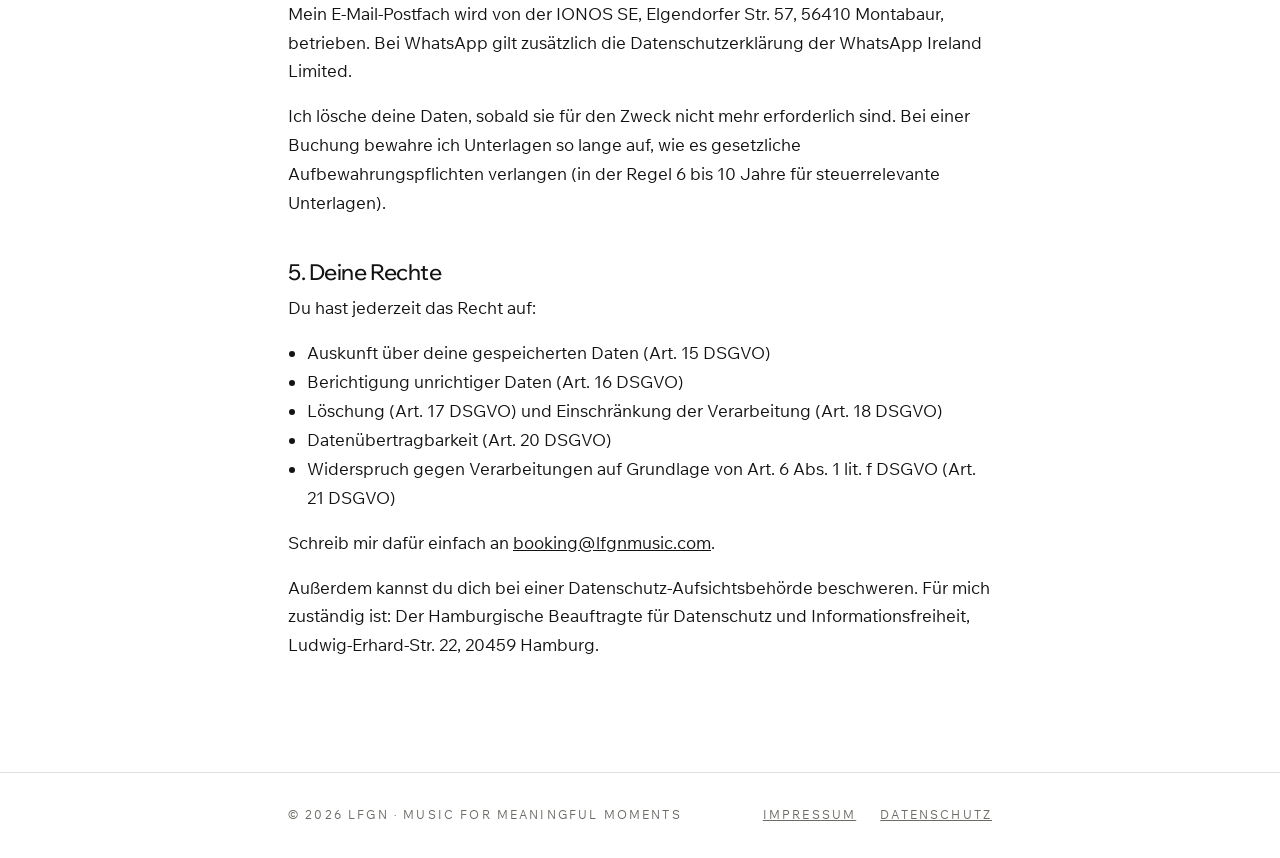
<file: datenschutz.html>
<!doctype html>
<html lang="de">
<head>
<meta charset="utf-8">
<meta name="viewport" content="width=device-width, initial-scale=1">
<link rel="icon" href="favicon.ico" sizes="any">
<link rel="icon" type="image/png" sizes="32x32" href="favicon-32.png">
<link rel="icon" type="image/png" sizes="192x192" href="favicon-192.png">
<link rel="apple-touch-icon" href="apple-touch-icon.png">
<meta name="robots" content="noindex">
<title>Datenschutz · LFGN</title>
<link rel="stylesheet" href="fonts/fonts.css">
<style>
:root { --bg: #ffffff; --line: #e2e0da; --fg: #131313; --muted: #6d6b66; color-scheme: light; }
* { box-sizing: border-box; }
body { margin: 0; background: var(--bg); color: var(--fg); font: 400 1.0625rem/1.7 "Wix Madefor Text", "Helvetica Neue", Arial, sans-serif; }
.wrap { max-width: 46rem; margin: 0 auto; padding-left: max(16px, env(safe-area-inset-left, 0px)); padding-right: max(16px, env(safe-area-inset-right, 0px)); }
header { border-bottom: 1px solid var(--line); }
header .wrap { display: flex; align-items: center; justify-content: space-between; padding-block: 1rem; gap: 1rem; }
header img { height: 3rem; width: auto; display: block; }
header a.back { font-size: .75rem; letter-spacing: .18em; text-transform: uppercase; color: var(--muted); text-decoration: none; }
main { padding-block: 4rem 6rem; }
h1 { font: 500 clamp(2.4rem, 7vw, 3.6rem)/1.05 "Wix Madefor Display", "Helvetica Neue", Arial, sans-serif; letter-spacing: -.03em; margin: 0 0 2.5rem; }
h2 { font: 500 1.35rem/1.25 "Wix Madefor Display", "Helvetica Neue", Arial, sans-serif; letter-spacing: -.02em; margin: 2.5rem 0 .6rem; }
p, ul { margin: 0 0 1rem; } ul { padding-left: 1.2rem; }
a { color: inherit; }
.muted { color: var(--muted); font-size: .95rem; }
footer { border-top: 1px solid var(--line); padding-block: 2rem; color: var(--muted); font-size: .75rem; letter-spacing: .18em; text-transform: uppercase; }
footer .wrap { display: flex; flex-wrap: wrap; gap: 1rem 2rem; justify-content: space-between; }
footer nav { display: flex; gap: 1.5rem; }
</style>
</head>
<body>
<header><div class="wrap"><a href="index.html" aria-label="LFGN Startseite"><img src="logo-dark.png" alt="LFGN"></a><a class="back" href="index.html">Zur Startseite</a></div></header>
<main><div class="wrap">
<h1>Datenschutz</h1>
<h2>1. Verantwortlicher</h2>
<p>Christian Leifgen<br>Hasselbrookstraße 12<br>22089 Hamburg<br>E-Mail: <a href="mailto:booking@lfgnmusic.com">booking@lfgnmusic.com</a><br>Telefon: <a href="tel:+4917680139704">+49 176 801 397 04</a></p>
<h2>2. Das Wichtigste in Kürze</h2>
<p>Diese Website setzt keine Cookies, nutzt keine Analyse- oder Tracking-Tools und bindet keine Inhalte von Drittanbietern ein. Schriften werden direkt von dieser Website geladen, nicht von Google. Personenbezogene Daten verarbeite ich nur, wenn du mich kontaktierst, und beim technisch notwendigen Hosting.</p>
<h2>3. Hosting</h2>
<p>Diese Website wird bei GitHub Pages gehostet, einem Dienst der GitHub Inc., 88 Colin P. Kelly Jr. Street, San Francisco, CA 94107, USA. Beim Aufruf der Website verarbeitet GitHub technisch notwendige Daten, insbesondere deine IP-Adresse, Datum und Uhrzeit des Zugriffs sowie Browser-Informationen, um die Seite auszuliefern und die Sicherheit des Dienstes zu gewährleisten. Rechtsgrundlage ist Art. 6 Abs. 1 lit. f DSGVO; mein berechtigtes Interesse liegt in einer zuverlässigen und sicheren Bereitstellung der Website.</p>
<p>Dabei können Daten in die USA übertragen werden. GitHub ist unter dem EU-U.S. Data Privacy Framework zertifiziert. Weitere Informationen findest du in der Datenschutzerklärung von GitHub: <a href="https://docs.github.com/de/site-policy/privacy-policies/github-general-privacy-statement" rel="noopener">docs.github.com</a>.</p>
<h2>4. Kontakt per E-Mail, Telefon und WhatsApp</h2>
<p>Wenn du mich per E-Mail, Telefon oder WhatsApp kontaktierst, verarbeite ich deine Angaben (z. B. Name, Kontaktdaten, Datum und Art deiner Veranstaltung), um deine Anfrage zu beantworten und ein Angebot zu erstellen. Rechtsgrundlage ist Art. 6 Abs. 1 lit. b DSGVO (Anbahnung oder Erfüllung eines Vertrags), bei sonstigen Anfragen Art. 6 Abs. 1 lit. f DSGVO.</p>
<h3>Anfrageformular</h3>
<p>Wenn du das Anfrageformular nutzt, werden deine Angaben (Name, E-Mail-Adresse, Telefonnummer, ob ich dich per WhatsApp kontaktieren darf, Datum, Anlass, Ort, wie du mich gefunden hast, und deine Nachricht) über den Formulardienst FormSubmit (formsubmit.co) per E-Mail an mich übermittelt. FormSubmit schickt dir außerdem eine automatische Eingangsbestätigung an die angegebene E-Mail-Adresse. Der Dienst wird von einem Anbieter außerhalb der EU betrieben; dabei kann eine Übermittlung deiner Daten in ein Drittland (insbesondere die USA) stattfinden. FormSubmit speichert die Formularinhalte nach eigenen Angaben nicht dauerhaft, sondern leitet sie nur weiter. Rechtsgrundlage ist Art. 6 Abs. 1 lit. b DSGVO (Anbahnung eines Vertrags). Wenn du das nicht möchtest, schreib mir einfach direkt per E-Mail, Telefon oder WhatsApp.</p>
<p>Mein E-Mail-Postfach wird von der IONOS SE, Elgendorfer Str. 57, 56410 Montabaur, betrieben. Bei WhatsApp gilt zusätzlich die Datenschutzerklärung der WhatsApp Ireland Limited.</p>
<p>Ich lösche deine Daten, sobald sie für den Zweck nicht mehr erforderlich sind. Bei einer Buchung bewahre ich Unterlagen so lange auf, wie es gesetzliche Aufbewahrungspflichten verlangen (in der Regel 6 bis 10 Jahre für steuerrelevante Unterlagen).</p>
<h2>5. Deine Rechte</h2>
<p>Du hast jederzeit das Recht auf:</p>
<ul>
<li>Auskunft über deine gespeicherten Daten (Art. 15 DSGVO)</li>
<li>Berichtigung unrichtiger Daten (Art. 16 DSGVO)</li>
<li>Löschung (Art. 17 DSGVO) und Einschränkung der Verarbeitung (Art. 18 DSGVO)</li>
<li>Datenübertragbarkeit (Art. 20 DSGVO)</li>
<li>Widerspruch gegen Verarbeitungen auf Grundlage von Art. 6 Abs. 1 lit. f DSGVO (Art. 21 DSGVO)</li>
</ul>
<p>Schreib mir dafür einfach an <a href="mailto:booking@lfgnmusic.com">booking@lfgnmusic.com</a>.</p>
<p>Außerdem kannst du dich bei einer Datenschutz-Aufsichtsbehörde beschweren. Für mich zuständig ist: Der Hamburgische Beauftragte für Datenschutz und Informationsfreiheit, Ludwig-Erhard-Str. 22, 20459 Hamburg.</p>
</div></main>
<footer><div class="wrap"><span>© 2026 LFGN · Music for meaningful moments</span><nav><a href="impressum.html">Impressum</a><a href="datenschutz.html">Datenschutz</a></nav></div></footer>
</body>
</html>
</file>
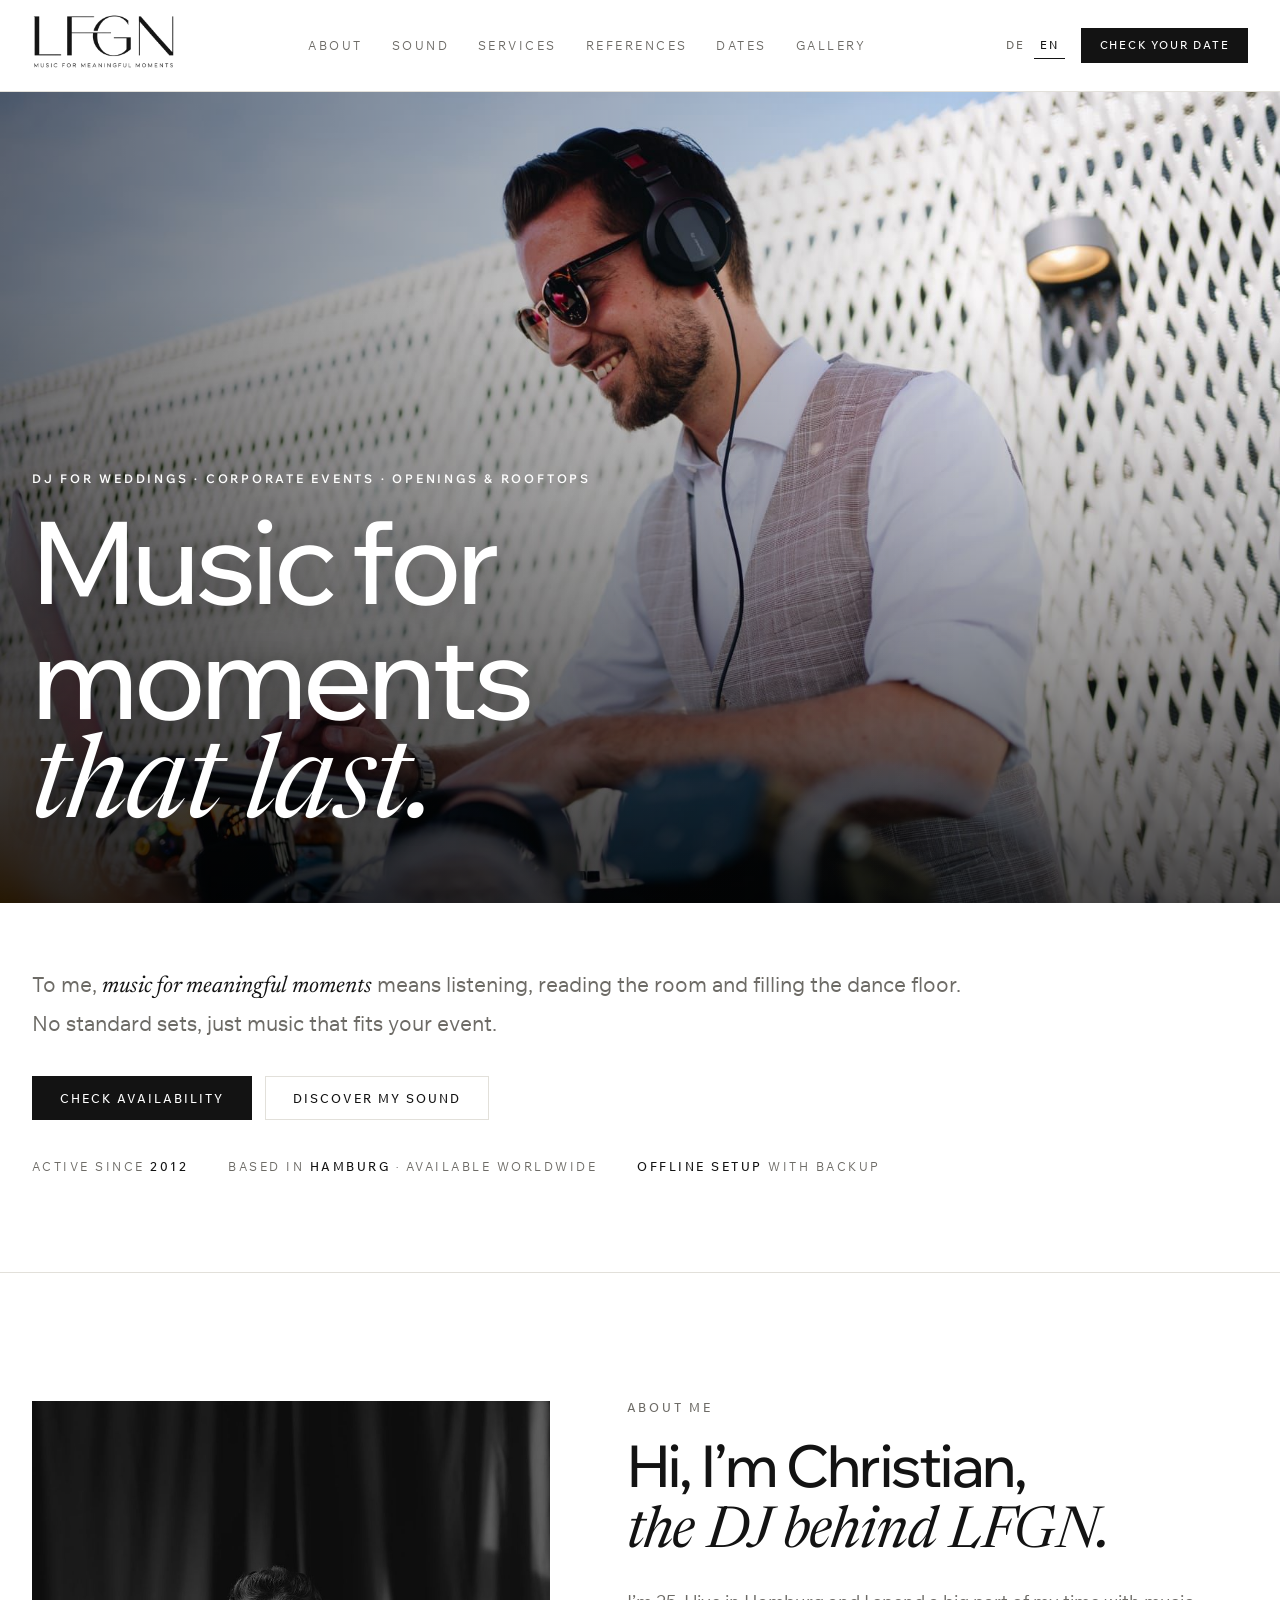
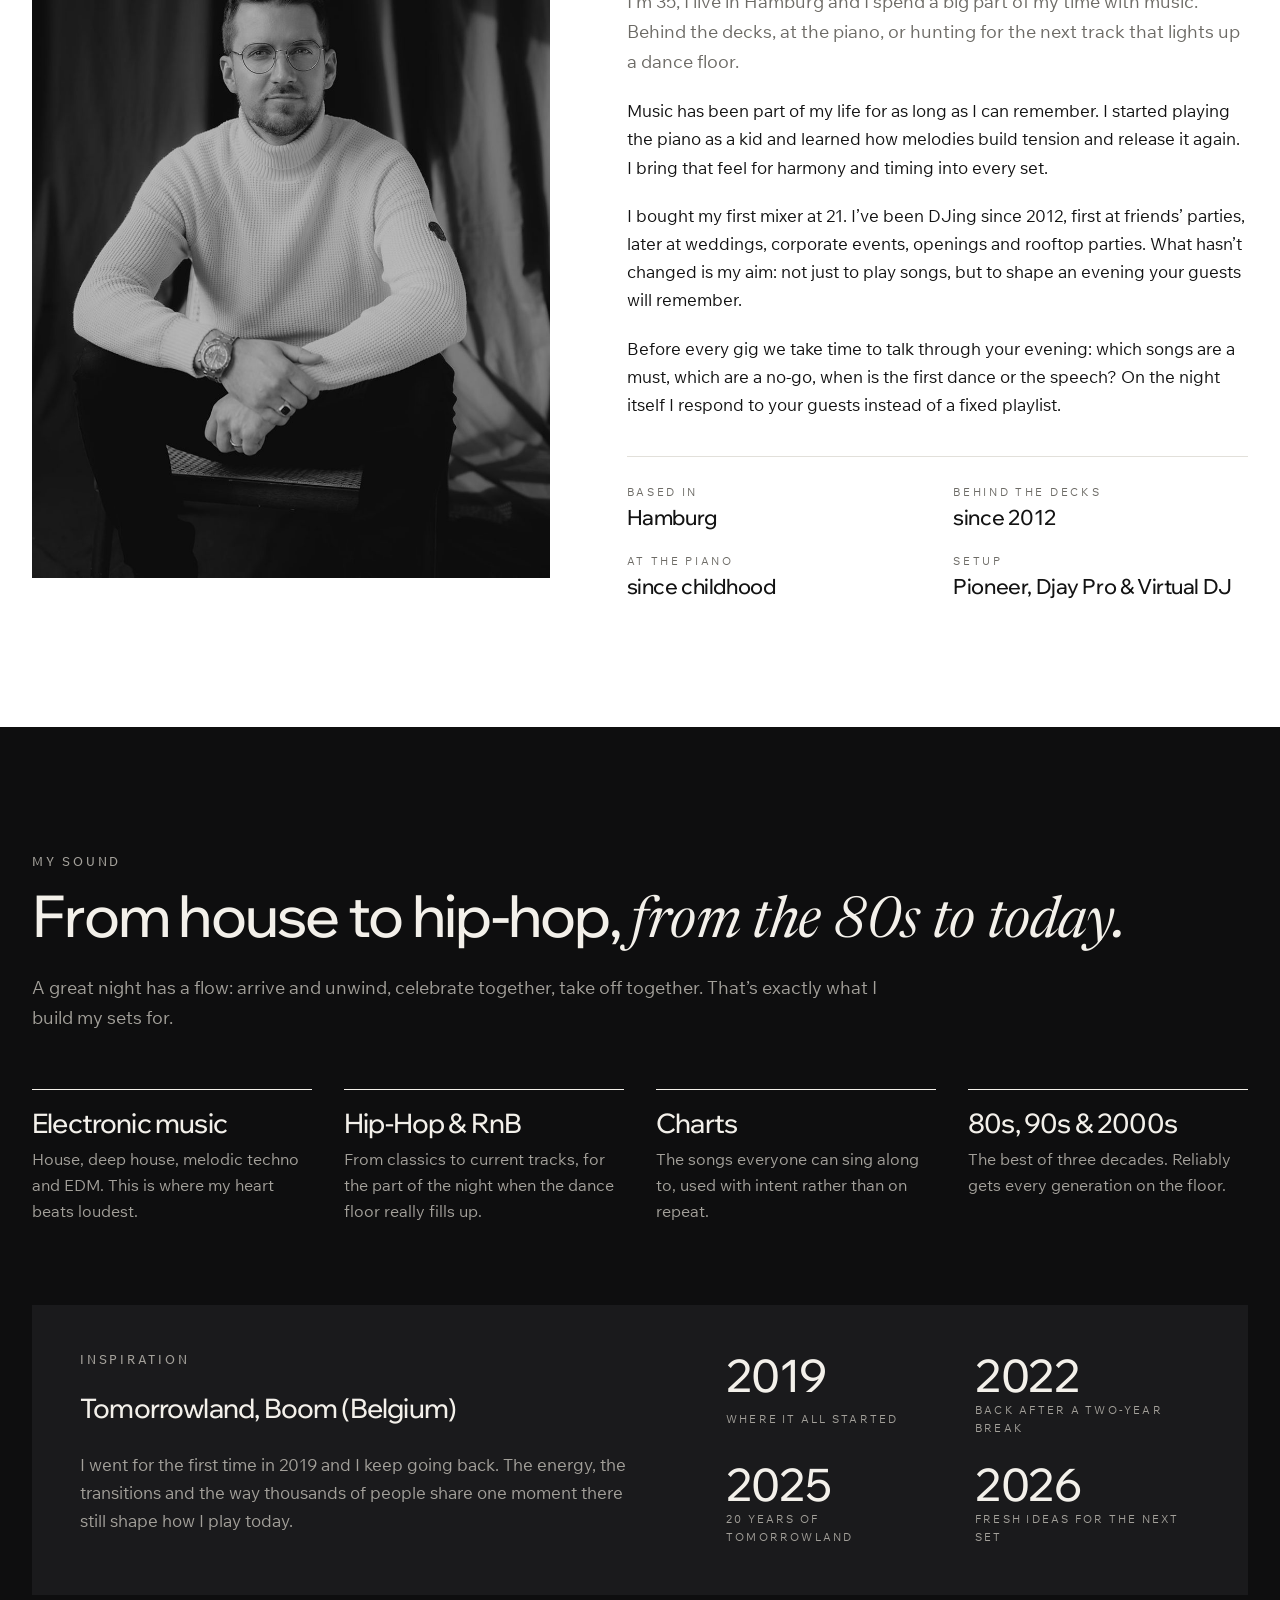
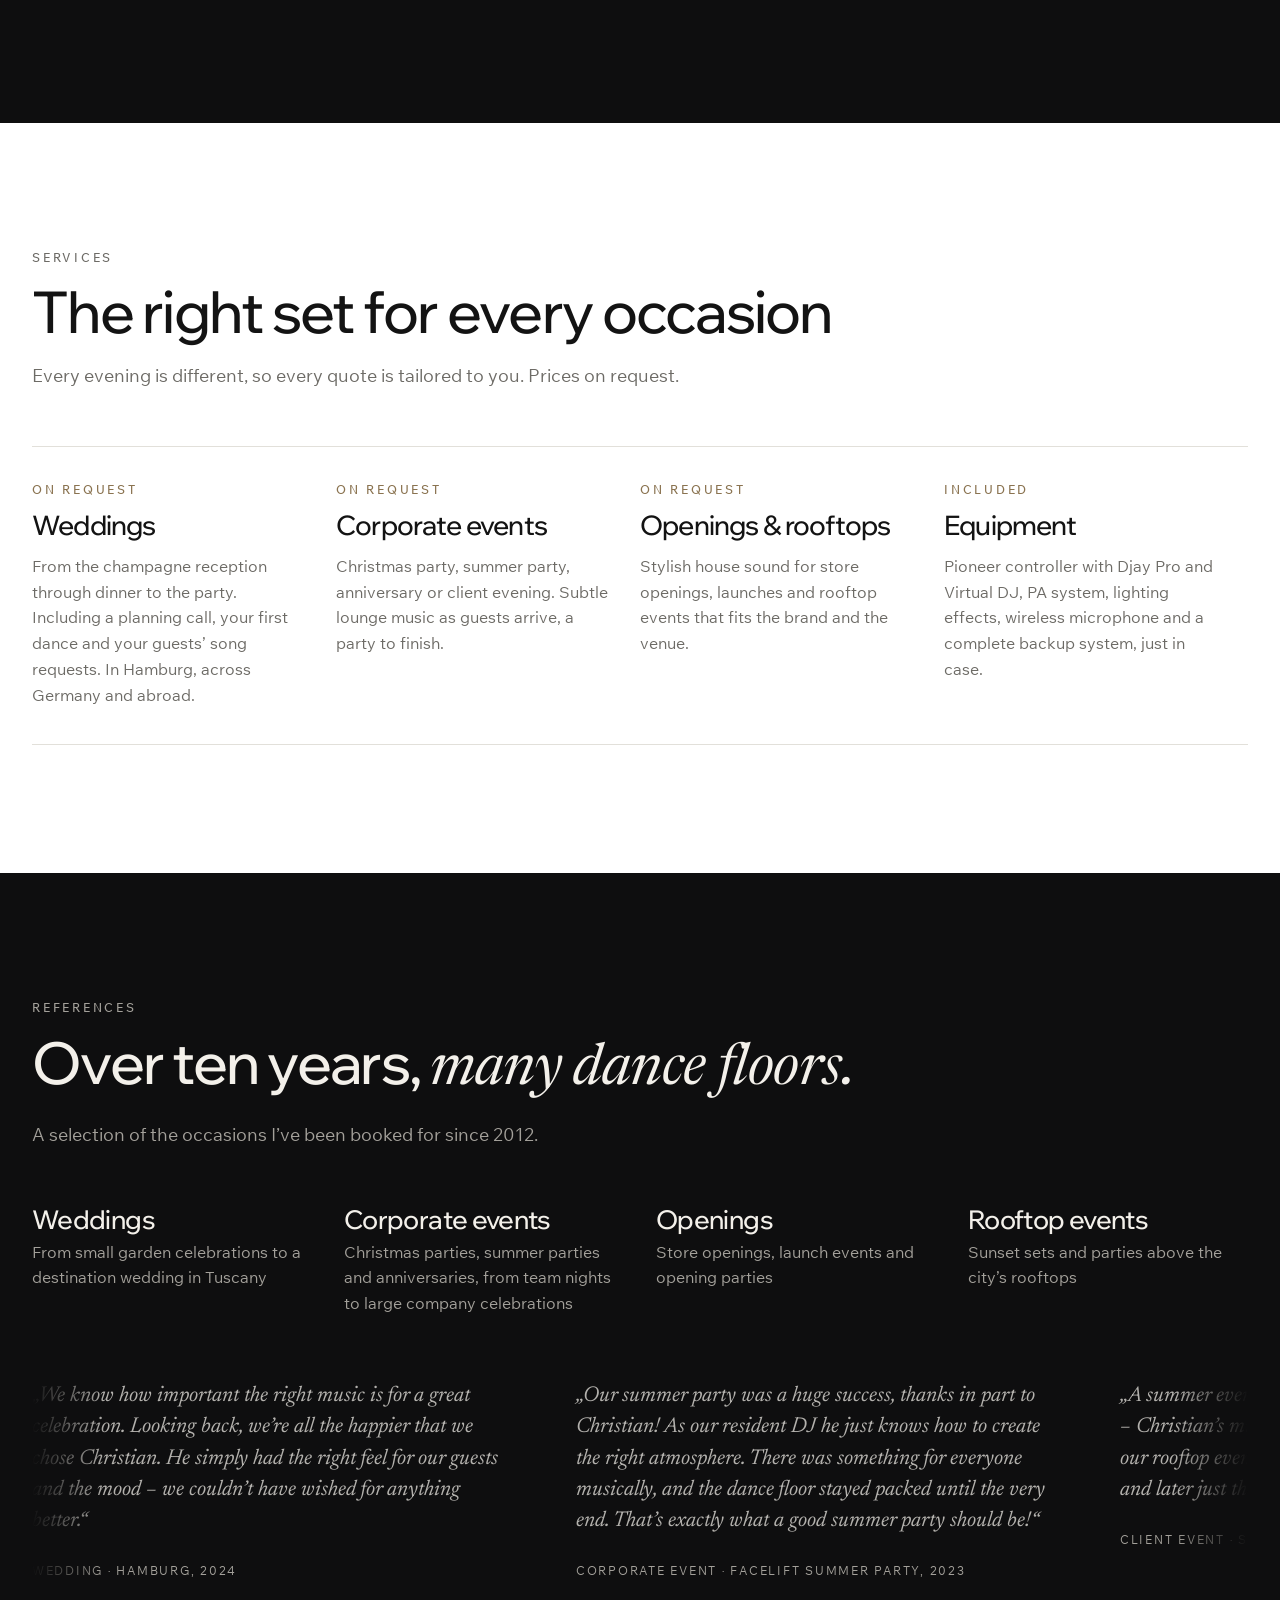
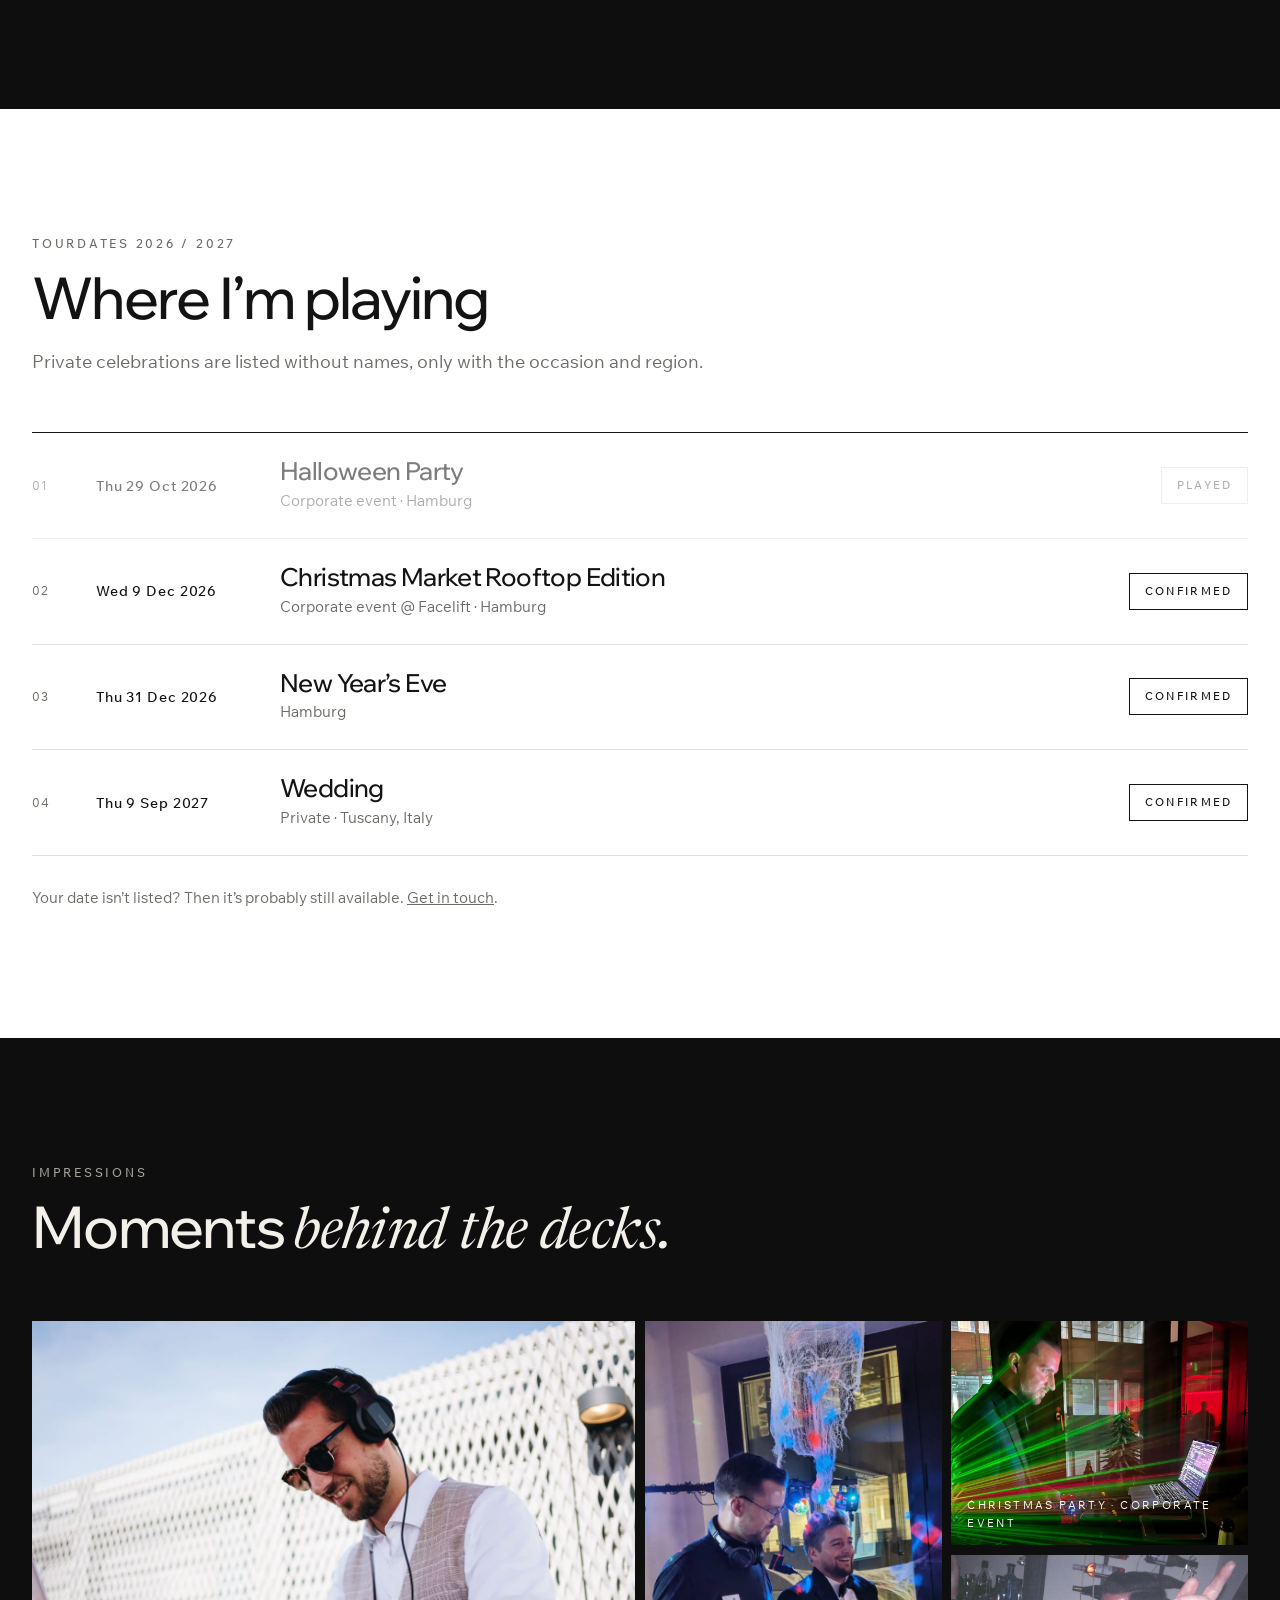
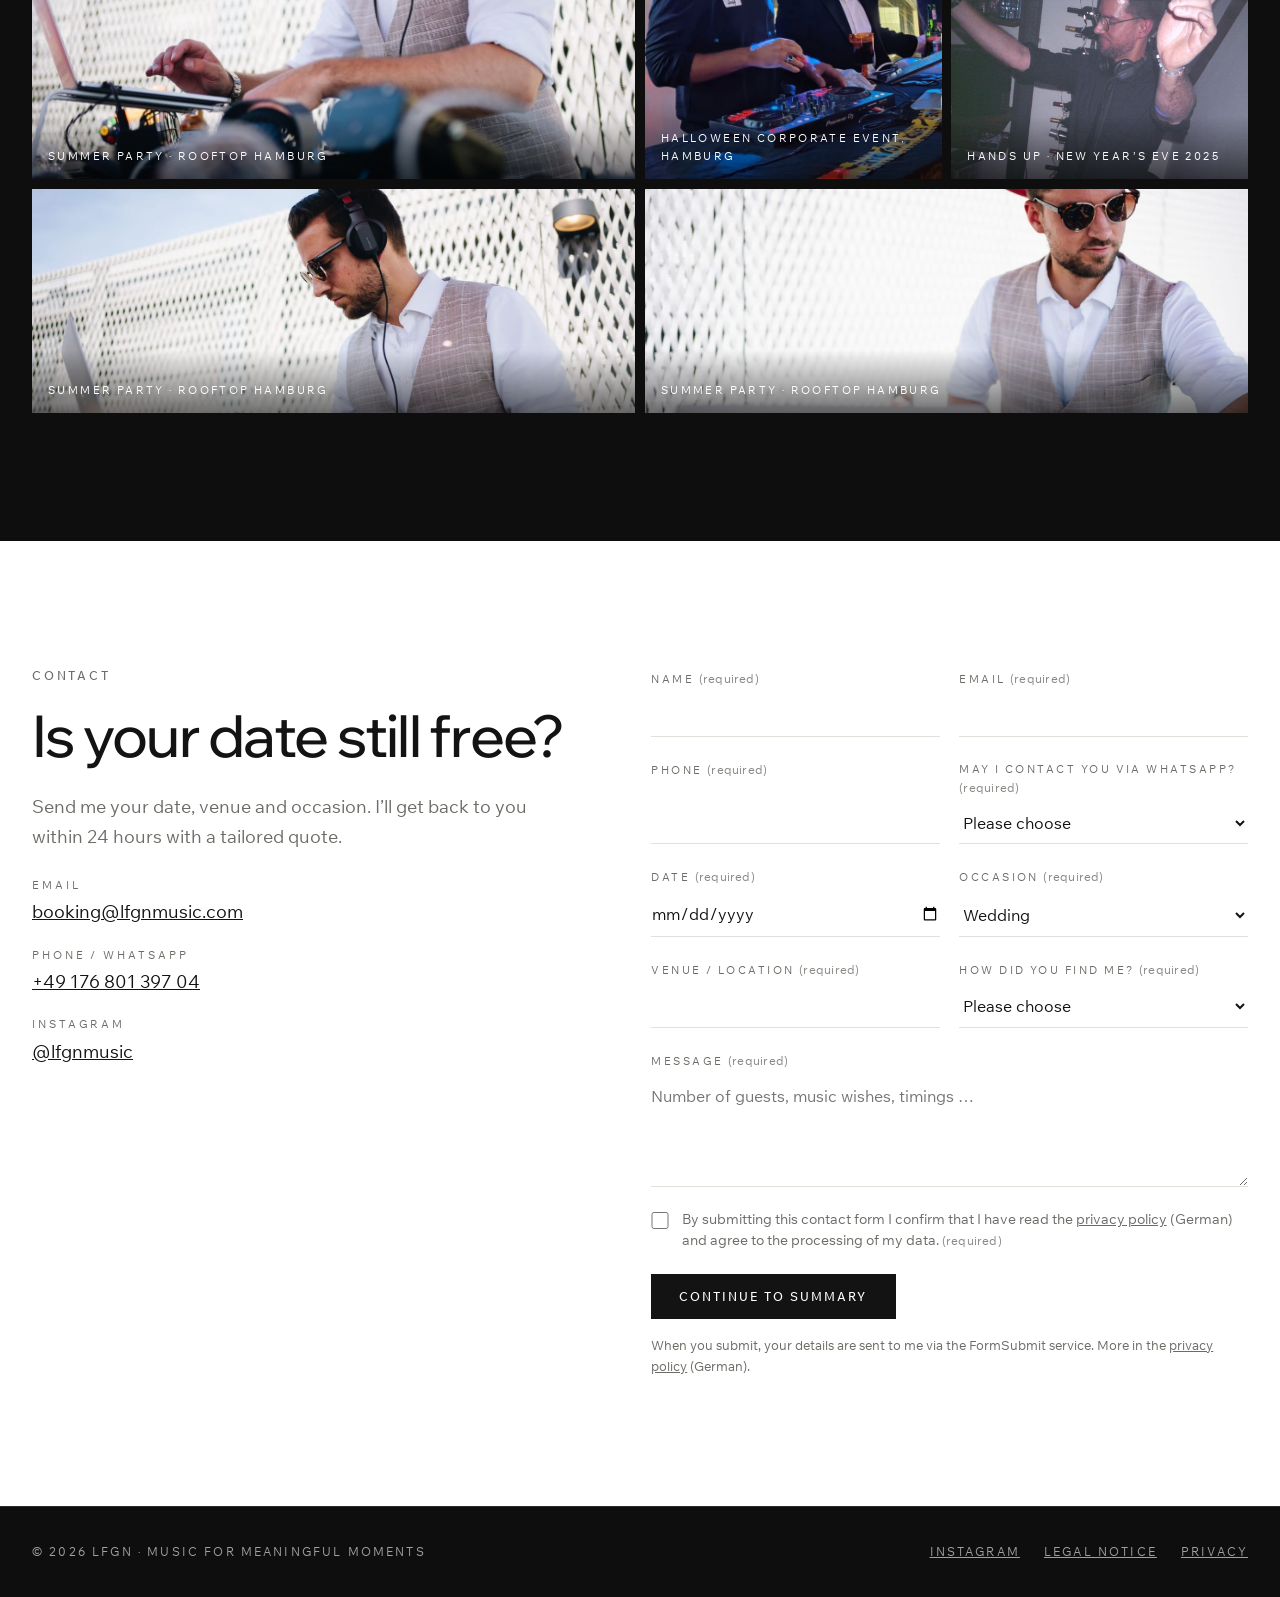
<file: en.html>
<!doctype html>
<html lang="en">
<head>
<meta charset="utf-8">
<meta name="viewport" content="width=device-width, initial-scale=1, viewport-fit=cover">
<link rel="icon" href="favicon.ico" sizes="any">
<link rel="icon" type="image/png" sizes="32x32" href="favicon-32.png">
<link rel="icon" type="image/png" sizes="192x192" href="favicon-192.png">
<link rel="apple-touch-icon" href="apple-touch-icon.png">
<title>LFGN – DJ in Hamburg for Weddings &amp; Corporate Events</title>
<meta name="claude:viewport-fit-sides" content="cover">
<meta name="description" content="LFGN – Music for meaningful moments. Hamburg-based DJ for weddings, corporate events, rooftop parties and private celebrations. Electronic, hip-hop/RnB, charts and 80s–2000s. Check your date now.">
<link rel="canonical" href="https://lfgnmusic.com/en.html">
<link rel="alternate" hreflang="de" href="https://lfgnmusic.com/">
<link rel="alternate" hreflang="en" href="https://lfgnmusic.com/en.html">
<meta property="og:title" content="LFGN – DJ in Hamburg">
<meta property="og:description" content="Music for meaningful moments. DJ for weddings, corporate events and rooftop parties.">
<meta property="og:image" content="https://lfgnmusic.com/img/rooftop-hero.jpg">
<meta property="og:url" content="https://lfgnmusic.com/en.html">
<link rel="stylesheet" href="fonts/fonts.css">
<style>
/* Layout: ruhige Monochrom-Eleganz wie das LFGN-Logo. Viel Weißraum, haarfeine Linien, Didone-Serife für Headlines, gesperrte Versalien für Labels. Termine als Tracklist. */
:root {
  --bg: #ffffff;
  --surface: #f5f4f1;
  --line: #e2e0da;
  --fg: #131313;
  --muted: #6d6b66;
  --accent: #8a7350;     /* gedecktes Champagner, sparsam */
  --display: "Wix Madefor Display", "Helvetica Neue", Arial, sans-serif;
  --serif: "Newsreader", Georgia, serif;  /* nur kursive Akzente */
  --sans: "Wix Madefor Text", "Helvetica Neue", Arial, system-ui, sans-serif;
}

.logo-on-dark { display: none; }
/* Dunkle Bänder: gleiche Tokens, invertiert */
.dark { --bg: #0e0e0f; --surface: #1a1a1c; --line: #2c2c2f; --fg: #f3f0ea; --muted: #a3a09a; --accent: #c9ad7e; background: var(--bg); color: var(--fg); border-top: 0; }
.dark + section, section + .dark { border-top: 0; }
* { box-sizing: border-box; }
html { scroll-behavior: smooth; }
body { background: var(--bg); color: var(--fg); font: 400 1.0625rem/1.65 var(--sans); margin: 0; }
a { color: inherit; }
:focus-visible { outline: 1px solid var(--fg); outline-offset: 4px; }
.wrap { max-width: 110rem; margin: 0 auto; padding-left: max(clamp(16px, 2.5vw, 40px), env(safe-area-inset-left, 0px)); padding-right: max(clamp(16px, 2.5vw, 40px), env(safe-area-inset-right, 0px)); }
section { padding-block: clamp(4.5rem, 10vw, 8rem); border-top: 1px solid var(--line); }
h1, h2, h3 { font-family: var(--display); font-weight: 500; line-height: 1.05; text-wrap: balance; margin: 0; letter-spacing: -.03em; }
h2 em, h3 em { font-family: var(--serif); font-weight: 400; letter-spacing: -.01em; }
h1 em, h2 em { font-style: italic; }
h2 { font-size: clamp(2.3rem, 5vw, 3.6rem); }
h3 { font-size: 1.7rem; }
p { margin: 0; max-width: 72ch; }
.eyebrow { font: 500 .72rem/1.2 var(--sans); letter-spacing: .24em; text-transform: uppercase; color: var(--muted); }
.lead { color: var(--muted); font-size: 1.15rem; font-weight: 400; }
.sec-head { display: grid; gap: 1.1rem; margin-bottom: 3.5rem; }
.ph { border-bottom: 1px dashed var(--accent); }  /* Platzhalter-Markierung */

body::before { content: ""; position: fixed; inset: 0 0 auto; height: env(safe-area-inset-top, 0px); z-index: 10; background: var(--bg); }
header.nav { position: sticky; top: env(safe-area-inset-top, 0px); z-index: 9; background: color-mix(in srgb, var(--bg) 90%, transparent); backdrop-filter: blur(10px); border-bottom: 1px solid var(--line); }
.nav .wrap { display: flex; align-items: center; justify-content: space-between; gap: 1.5rem; padding-block: .9rem; }
.logo { display: block; text-decoration: none; }
.logo img { height: 3.4rem; width: auto; }
@media (max-width: 760px) { .logo img { height: 2.6rem; } }
.nav ul { display: flex; gap: 1.8rem; list-style: none; margin: 0; padding: 0; font-size: .78rem; letter-spacing: .2em; text-transform: uppercase; }
.nav ul a { text-decoration: none; color: var(--muted); transition: color .2s; }
.nav ul a:hover { color: var(--fg); }
.btn { display: inline-flex; align-items: center; padding: .95rem 1.7rem; background: var(--fg); color: var(--bg); font: 500 .78rem/1 var(--sans); letter-spacing: .16em; text-transform: uppercase; text-decoration: none; border: 1px solid var(--fg); cursor: pointer; transition: background .2s, color .2s; }
.btn:hover { background: transparent; color: var(--fg); }
.btn.ghost { background: transparent; color: var(--fg); border-color: var(--line); }
.btn.ghost:hover { border-color: var(--fg); }
.nav .btn { padding: .7rem 1.1rem; font-size: .7rem; white-space: nowrap; }
.nav .btn .sm { display: none; }
@media (max-width: 520px) { .nav .btn .lg { display: none; } .nav .btn .sm { display: inline; } }
.menu-btn { display: none; background: none; border: 0; padding: .5rem; cursor: pointer; color: var(--fg); }
.menu-btn span { display: block; width: 22px; height: 1px; background: currentColor; transition: transform .25s; }
.menu-btn span + span { margin-top: 7px; }
.nav-right { display: flex; align-items: center; gap: .6rem; }
.lang { display: flex; gap: .15rem; font: 500 .7rem/1 var(--sans); letter-spacing: .16em; margin-right: .4rem; }
.lang a, .lang span { padding: .45rem .4rem; text-decoration: none; color: var(--muted); }
.lang span { color: var(--fg); border-bottom: 1px solid var(--fg); }
.lang a:hover { color: var(--fg); }
@media (max-width: 400px) { .lang { margin-right: 0; } .lang a, .lang span { padding: .45rem .25rem; } }
@media (max-width: 860px) {
  .menu-btn { display: block; }
  .nav ul { display: none; position: absolute; left: 0; right: 0; top: 100%; flex-direction: column; gap: 0; background: var(--bg); border-bottom: 1px solid var(--line); padding: .5rem max(16px, env(safe-area-inset-right, 0px)) 1rem max(16px, env(safe-area-inset-left, 0px)); }
  .nav.open ul { display: flex; }
  .nav ul a { display: block; padding: .9rem 0; border-bottom: 1px solid var(--line); color: var(--fg); }
  .nav.open .menu-btn span:first-child { transform: translateY(4px) rotate(45deg); }
  .nav.open .menu-btn span:last-child { transform: translateY(-4px) rotate(-45deg); }
}
@media (max-width: 400px) { .nav .btn { padding: .6rem .8rem; font-size: .62rem; letter-spacing: .16em; } }

.hero { padding-block: 0 clamp(4rem, 8vw, 6rem); border: 0; overflow: hidden; }
.hero-grid { display: grid; gap: 2.2rem; margin-top: clamp(2.5rem, 5vw, 4rem); }
.hero-logo img { width: min(100%, 34rem); height: auto; }
.hero-stage { position: relative; overflow: hidden; background: #111; height: calc(100svh - 5.6rem); min-height: 30rem; max-height: 62rem; }
.hero-stage img { display: block; width: 100%; height: 100%; object-fit: cover; object-position: 62% 28%; }
.hero-stage::after { content: ""; position: absolute; inset: 0; background: linear-gradient(to right, rgb(0 0 0 / .5) 0%, rgb(0 0 0 / .15) 55%, transparent 75%), linear-gradient(to top, rgb(0 0 0 / .7) 0%, rgb(0 0 0 / .2) 50%, transparent 75%); }
.hero-over { position: absolute; left: 0; right: 0; bottom: clamp(2rem, 6vh, 4.5rem); z-index: 1; color: #fff; }
.hero-over .wrap { display: grid; gap: 1.1rem; }
.hero-over .eyebrow { color: #fff; font-weight: 600; }
.hero h1 { font-family: var(--display); font-weight: 500; text-shadow: 0 2px 30px rgb(0 0 0 / .25); letter-spacing: -.035em; line-height: 1; font-size: clamp(2.8rem, 9vw, 8.2rem); max-width: 12ch; color: #fff; text-wrap: balance; }
.hero h1 em { font-family: var(--serif); font-style: italic; font-weight: 400; letter-spacing: -.01em; display: block; }
@media (max-width: 760px) { .hero-stage { height: calc(100svh - 4.6rem); min-height: 28rem; } .hero-stage img { object-position: 38% 30%; } .hero-over .eyebrow { font-size: .62rem; letter-spacing: .22em; } }
.hero .lead { font-size: clamp(1.1rem, 2vw, 1.3rem); }
.accent { font-family: var(--serif); font-style: italic; color: var(--fg); font-size: 1.12em; }
.hero-cta { display: flex; flex-wrap: wrap; gap: .8rem; }
.facts { display: flex; flex-wrap: wrap; gap: .6rem 2.5rem; font-size: .78rem; letter-spacing: .2em; text-transform: uppercase; color: var(--muted); }
.facts b { color: var(--fg); font-weight: 500; }
.wave { display: flex; align-items: center; gap: 4px; height: 5.5rem; margin-top: 4rem; }
.wave i { flex: 1; background: var(--line); min-width: 1px; max-width: 3px; }
.wave i.on { background: var(--fg); }
@media (prefers-reduced-motion: no-preference) {
  .wave i { animation: pulse 3s ease-in-out infinite; animation-delay: calc(var(--d) * -1s); }
  @keyframes pulse { 50% { transform: scaleY(.6); } }
}

.about { display: grid; grid-template-columns: 1fr 1.2fr; gap: clamp(2rem, 6vw, 6rem); align-items: start; }
.about-img { margin: 0; max-width: 100%; position: sticky; top: 6rem; }
.about-img img { display: block; width: 100%; height: auto; aspect-ratio: 2/3; object-fit: cover; filter: grayscale(1); }
.about-facts { display: grid; grid-template-columns: 1fr 1fr; gap: 1.4rem 2rem; margin: 1rem 0 0; padding-top: 1.6rem; border-top: 1px solid var(--line); }
.about-facts dt { font-size: .7rem; letter-spacing: .24em; text-transform: uppercase; color: var(--muted); }
.about-facts dd { margin: .2rem 0 0; font: 500 1.3rem/1.2 var(--display); letter-spacing: -.02em; }
@media (max-width: 760px) { .about-img { position: static; } }
.about-text { display: grid; gap: 1.3rem; min-width: 0; }
@media (max-width: 760px) { .about { grid-template-columns: 1fr; } }

.img { position: relative; overflow: hidden; background: var(--surface); background-image: repeating-linear-gradient(135deg, transparent 0 22px, color-mix(in srgb, var(--line) 60%, transparent) 22px 23px); }
.img figcaption { position: absolute; left: 1rem; bottom: .8rem; right: 1rem; font-size: .7rem; letter-spacing: .18em; text-transform: uppercase; color: var(--muted); }
.img figcaption::before { content: "Foto-Platzhalter · "; color: var(--accent); }
figure { margin: 0; }

.services { display: grid; grid-template-columns: repeat(auto-fit, minmax(15rem, 1fr)); border-top: 1px solid var(--line); }
.service { padding: 2.2rem 1.8rem 2.2rem 0; display: grid; gap: .9rem; align-content: start; border-bottom: 1px solid var(--line); }
.service p { color: var(--muted); font-size: .98rem; font-weight: 400; }
.service .eyebrow { color: var(--accent); }

.refs { display: grid; grid-template-columns: repeat(auto-fit, minmax(19rem, 1fr)); gap: clamp(2rem, 4vw, 3.5rem); }
blockquote.ref { margin: 0; display: grid; gap: 1.4rem; align-content: start; }
.ref p { font: italic 400 1.35rem/1.45 var(--serif); color: color-mix(in srgb, var(--fg) 72%, var(--bg)); }
.ref p::before { content: "„"; } .ref p::after { content: "“"; }
.ref footer { font-size: .78rem; letter-spacing: .14em; text-transform: uppercase; color: var(--muted); }
.ref footer b { display: block; color: var(--fg); font-weight: 500; margin-bottom: .2rem; }
.logos { display: flex; flex-wrap: wrap; gap: .8rem 2.5rem; margin-top: 4rem; padding-top: 2rem; border-top: 1px solid var(--line); }
.logos span { font: 500 1.1rem/1 var(--display); letter-spacing: -.02em; color: var(--muted); }

.dates { list-style: none; margin: 0; padding: 0; border-top: 1px solid var(--fg); }
.date { display: grid; grid-template-columns: 2.5rem 10rem 1fr auto; gap: 1rem 1.5rem; align-items: center; padding: 1.5rem 0; border-bottom: 1px solid var(--line); }
.date .no { font-size: .75rem; letter-spacing: .1em; color: var(--muted); font-variant-numeric: tabular-nums; }
.date time { font-size: .9rem; font-weight: 500; letter-spacing: .06em; font-variant-numeric: tabular-nums; }
.date time small { display: block; color: var(--muted); font-weight: 400; font-size: .78rem; }
.date .what { min-width: 0; }
.date .what b { font: 500 1.55rem/1.15 var(--display); letter-spacing: -.025em; display: block; }
.date .what span { color: var(--muted); font-size: .92rem; }
.pill { font-size: .66rem; font-weight: 500; letter-spacing: .22em; text-transform: uppercase; padding: .55rem .9rem; white-space: nowrap; border: 1px solid var(--line); color: var(--muted); }
.pill.public { color: var(--bg); background: var(--fg); border-color: var(--fg); }
.pill.open { color: var(--fg); border-color: var(--fg); }
.dates-note { margin-top: 1.8rem; color: var(--muted); font-size: .95rem; }
@media (max-width: 700px) {
  .date { grid-template-columns: 1fr auto; }
  .date .no { display: none; }
  .date .what { grid-column: 1 / -1; grid-row: 2; }
}

.gallery { display: grid; grid-template-columns: repeat(4, 1fr); grid-auto-rows: 14rem; gap: .6rem; }
.shot { margin: 0; position: relative; overflow: hidden; background: var(--surface); }
.shot img { display: block; width: 100%; height: 100%; object-fit: cover; transition: transform .6s ease; }
.shot:hover img { transform: scale(1.03); }
.shot figcaption { position: absolute; left: 0; right: 0; bottom: 0; padding: 2rem 1rem .8rem; font-size: .68rem; letter-spacing: .22em; text-transform: uppercase; color: #fff; background: linear-gradient(transparent, rgb(0 0 0 / .55)); }
.g-a { grid-column: 1 / 3; grid-row: 1 / 3; }
.g-a img { object-position: 55% 30%; }
.g-b { grid-column: 3; grid-row: 1 / 3; }
.g-b img { object-position: 40% 40%; }
.g-c { grid-column: 4; grid-row: 1; }
.g-c img { object-position: 30% 35%; }
.g-d { grid-column: 4; grid-row: 2; }
.g-d img { object-position: 50% 30%; }
.g-e { grid-column: 1 / 3; grid-row: 3; }
.g-e img { object-position: 55% 30%; }
.g-f { grid-column: 3 / 5; grid-row: 3; }
.g-f img { object-position: 60% 25%; }
@media (prefers-reduced-motion: reduce) { .shot img { transition: none; } }
@media (max-width: 760px) {
  .gallery { grid-template-columns: 1fr 1fr; grid-auto-rows: 11rem; }
  .gallery .shot { grid-column: auto; grid-row: auto; }
  .gallery .g-a, .gallery .g-e { grid-column: 1 / -1; }
  .gallery .g-a { grid-row: span 2; }
  .gallery .g-b { grid-row: span 2; }
}

.contact { display: grid; grid-template-columns: 1fr 1.1fr; gap: clamp(2rem, 6vw, 6rem); }
.contact-info { display: grid; gap: 1.5rem; align-content: start; min-width: 0; }
.contact-info dl { display: grid; gap: 1.2rem; margin: 0; }
.contact-info dt { font-size: .7rem; letter-spacing: .26em; text-transform: uppercase; color: var(--muted); margin-bottom: .2rem; }
.contact-info dd { margin: 0; font-size: 1.1rem; overflow-wrap: anywhere; }
form { display: grid; grid-template-columns: 1fr 1fr; gap: 1.4rem 1.2rem; }
form .full { grid-column: 1 / -1; }
label { display: grid; gap: .3rem; font-size: .7rem; letter-spacing: .22em; text-transform: uppercase; color: var(--muted); }
input, select, textarea { font: 400 1rem/1.5 var(--sans); letter-spacing: normal; text-transform: none; color: var(--fg); background: transparent; border: 0; border-bottom: 1px solid var(--line); border-radius: 0; padding: .6rem 0; width: 100%; }
select option { background: var(--bg); color: var(--fg); }
input:focus, select:focus, textarea:focus { outline: none; border-bottom-color: var(--fg); }
textarea { min-height: 7rem; resize: vertical; }
.req { text-transform: none; letter-spacing: .02em; font-size: .72rem; opacity: .8; }
label.consent { display: flex; gap: .8rem; align-items: flex-start; text-transform: none; letter-spacing: normal; font-size: .88rem; line-height: 1.5; }
label.consent input { width: 1.1rem; height: 1.1rem; flex: none; margin: .15rem 0 0; padding: 0; accent-color: var(--fg); }
label.consent a { color: inherit; }
.hp { position: absolute; left: -9999px; width: 1px; height: 1px; opacity: 0; }
.f-note { font-size: .82rem; color: var(--muted); margin: 1rem 0 0; }
.f-note a, .f-err a { color: inherit; }
.f-step h3 { font: 500 1.6rem/1.2 var(--display, var(--sans)); margin: 0 0 1.2rem; }
.f-sum { display: grid; grid-template-columns: max-content 1fr; gap: .55rem 1.6rem; margin: 0; }
.f-sum dt { font-size: .7rem; letter-spacing: .22em; text-transform: uppercase; color: var(--muted); padding-top: .25rem; }
.f-sum dd { margin: 0; white-space: pre-line; overflow-wrap: anywhere; }
.f-actions { display: flex; flex-wrap: wrap; gap: .8rem; margin-top: 1.6rem; }
.f-err { color: var(--accent); margin-top: 1rem; }
form.is-review > label, form.is-review .f-edit, form.is-done > label, form.is-done .f-edit { display: none; }
@media (max-width: 480px) { .f-sum { grid-template-columns: 1fr; gap: .1rem; } .f-sum dd { margin-bottom: .7rem; } }
@media (max-width: 760px) { .contact, form { grid-template-columns: 1fr; } }

footer.site { border-top: 1px solid var(--line); padding-block: 2.2rem; color: var(--muted); font-size: .75rem; letter-spacing: .18em; text-transform: uppercase; }
footer.site .wrap { display: flex; flex-wrap: wrap; gap: 1rem 2rem; justify-content: space-between; }
footer.site nav { display: flex; gap: 1.5rem; }
.genres { display: grid; grid-template-columns: repeat(auto-fit, minmax(15rem, 1fr)); gap: 2.5rem 2rem; }
.genre { display: grid; gap: .6rem; align-content: start; padding-top: 1.2rem; border-top: 1px solid var(--fg); }
.genre p { color: var(--muted); font-size: .98rem; font-weight: 400; }
.tml { display: grid; grid-template-columns: 1.2fr 1fr; gap: 2.5rem clamp(2rem, 6vw, 6rem); margin-top: 5rem; padding: clamp(1.8rem, 4vw, 3rem); background: var(--surface); }
.tml-text { display: grid; gap: 1rem; min-width: 0; }
.tml-text p { color: var(--muted); font-weight: 400; }
.years { list-style: none; margin: 0; padding: 0; display: grid; grid-template-columns: 1fr 1fr; gap: 1.5rem; align-content: center; }
.years li { display: grid; gap: .2rem; }
.years b { font: 500 2.8rem/1 var(--display); letter-spacing: -.03em; font-variant-numeric: lining-nums; }
.years span { font-size: .7rem; letter-spacing: .2em; text-transform: uppercase; color: var(--muted); }
@media (max-width: 760px) { .tml { grid-template-columns: 1fr; } }
.exp { display: grid; grid-template-columns: repeat(auto-fit, minmax(15rem, 1fr)); gap: 2rem; margin-bottom: 4rem; }
.exp div { display: grid; gap: .4rem; align-content: start; }
.exp b { font: 500 1.6rem/1.1 var(--display); letter-spacing: -.025em; }
.exp > div > span { color: var(--muted); font-size: .98rem; font-weight: 400; }
.refs-marquee { overflow: hidden; -webkit-mask-image: linear-gradient(90deg, transparent, #000 6%, #000 94%, transparent); mask-image: linear-gradient(90deg, transparent, #000 6%, #000 94%, transparent); }
.refs-track { display: flex; width: max-content; gap: clamp(2.5rem, 5vw, 4.5rem); animation: refs-scroll 70s linear infinite; }
.refs-marquee:hover .refs-track, .refs-marquee:focus-within .refs-track { animation-play-state: paused; }
.refs-track .ref { width: min(30rem, 80vw); flex: none; }
@keyframes refs-scroll { to { transform: translateX(calc(-50% - clamp(2.5rem, 5vw, 4.5rem) / 2)); } }
@media (prefers-reduced-motion: reduce) { .refs-track { animation: none; } .refs-marquee { overflow-x: auto; } .refs-track .ref[aria-hidden] { display: none; } }
.ref-ph p { color: var(--muted); }
.date.past { opacity: .55; }
</style>
</head>
<body>

<header class="nav">
  <div class="wrap">
    <a class="logo" href="#top" aria-label="LFGN home"><img class="logo-on-light" src="logo-dark.png" alt="LFGN"><img class="logo-on-dark" src="logo-light.png" alt="LFGN"></a>
    <ul>
      <li><a href="#about">About</a></li>
      <li><a href="#sound">Sound</a></li>
      <li><a href="#leistungen">Services</a></li>
      <li><a href="#referenzen">References</a></li>
      <li><a href="#termine">Dates</a></li>
      <li><a href="#galerie">Gallery</a></li>
    </ul>
    <div class="nav-right">
      <div class="lang"><a href="./" hreflang="de" lang="de" title="Deutsch">DE</a><span aria-current="true">EN</span></div>
      <a class="btn" href="#kontakt"><span class="lg">Check your date</span><span class="sm">Enquire</span></a>
      <button class="menu-btn" id="menu-btn" type="button" aria-label="Open menu" aria-expanded="false"><span></span><span></span></button>
    </div>
  </div>
</header>

<main id="top">
  <section class="hero">
    <div class="hero-stage">
      <img src="img/rooftop-hero.jpg" alt="Christian DJing with headphones at a rooftop event" width="1752" height="1168">
      <div class="hero-over"><div class="wrap">
        <span class="eyebrow">DJ for weddings · corporate events · openings &amp; rooftops</span>
        <h1>Music for moments <em>that last.</em></h1>
      </div></div>
    </div>
    <div class="wrap hero-grid">
      <p class="lead">To me, <em class="accent">music for meaningful moments</em> means listening, reading the room and filling the dance floor. No standard sets, just music that fits your event.</p>
      <div class="hero-cta">
        <a class="btn" href="#kontakt">Check availability</a>
        <a class="btn ghost" href="#sound">Discover my sound</a>
      </div>
      <div class="facts">
        <span>Active since <b>2012</b></span>
        <span>Based in <b>Hamburg</b> · available worldwide</span>
        <span><b>Offline setup</b> with backup</span>
      </div>
    </div>
  </section>

  <section id="about">
    <div class="wrap about">
      <figure class="about-img"><img src="portrait.jpg" alt="Portrait of Christian, the DJ behind LFGN" width="1000" height="1500" loading="lazy"></figure>
      <div class="about-text">
        <span class="eyebrow">About me</span>
        <h2>Hi, I’m Christian, <em>the DJ behind LFGN.</em></h2>
        <p class="lead">I’m 35, I live in Hamburg and I spend a big part of my time with music. Behind the decks, at the piano, or hunting for the next track that lights up a dance floor.</p>
        <p>Music has been part of my life for as long as I can remember. I started playing the piano as a kid and learned how melodies build tension and release it again. I bring that feel for harmony and timing into every set.</p>
        <p>I bought my first mixer at 21. I’ve been DJing since 2012, first at friends’ parties, later at weddings, corporate events, openings and rooftop parties. What hasn’t changed is my aim: not just to play songs, but to shape an evening your guests will remember.</p>
        <p>Before every gig we take time to talk through your evening: which songs are a must, which are a no-go, when is the first dance or the speech? On the night itself I respond to your guests instead of a fixed playlist.</p>
        <dl class="about-facts">
          <div><dt>Based in</dt><dd>Hamburg</dd></div>
          <div><dt>Behind the decks</dt><dd>since 2012</dd></div>
          <div><dt>At the piano</dt><dd>since childhood</dd></div>
          <div><dt>Setup</dt><dd>Pioneer, Djay Pro &amp; Virtual DJ</dd></div>
        </dl>
      </div>
    </div>
  </section>

  <section id="sound" class="dark">
    <div class="wrap">
      <div class="sec-head">
        <span class="eyebrow">My sound</span>
        <h2>From house to hip-hop, <em>from the 80s to today.</em></h2>
        <p class="lead">A great night has a flow: arrive and unwind, celebrate together, take off together. That’s exactly what I build my sets for.</p>
      </div>
      <div class="genres">
        <div class="genre"><h3>Electronic music</h3><p>House, deep house, melodic techno and EDM. This is where my heart beats loudest.</p></div>
        <div class="genre"><h3>Hip-Hop &amp; RnB</h3><p>From classics to current tracks, for the part of the night when the dance floor really fills up.</p></div>
        <div class="genre"><h3>Charts</h3><p>The songs everyone can sing along to, used with intent rather than on repeat.</p></div>
        <div class="genre"><h3>80s, 90s &amp; 2000s</h3><p>The best of three decades. Reliably gets every generation on the floor.</p></div>
      </div>
      <div class="tml">
        <div class="tml-text">
          <span class="eyebrow">Inspiration</span>
          <h3>Tomorrowland, Boom (Belgium)</h3>
          <p>I went for the first time in 2019 and I keep going back. The energy, the transitions and the way thousands of people share one moment there still shape how I play today.</p>
        </div>
        <ol class="years" aria-label="Visits to Tomorrowland">
          <li><b>2019</b><span>Where it all started</span></li>
          <li><b>2022</b><span>Back after a two-year break</span></li>
          <li><b>2025</b><span>20 years of Tomorrowland</span></li>
          <li><b>2026</b><span>Fresh ideas for the next set</span></li>
        </ol>
      </div>
    </div>
  </section>

  <section id="leistungen">
    <div class="wrap">
      <div class="sec-head">
        <span class="eyebrow">Services</span>
        <h2>The right set for every occasion</h2>
        <p class="lead">Every evening is different, so every quote is tailored to you. Prices on request.</p>
      </div>
      <div class="services">
        <div class="service"><span class="eyebrow">On request</span><h3>Weddings</h3><p>From the champagne reception through dinner to the party. Including a planning call, your first dance and your guests’ song requests. In Hamburg, across Germany and abroad.</p></div>
        <div class="service"><span class="eyebrow">On request</span><h3>Corporate events</h3><p>Christmas party, summer party, anniversary or client evening. Subtle lounge music as guests arrive, a party to finish.</p></div>
        <div class="service"><span class="eyebrow">On request</span><h3>Openings &amp; rooftops</h3><p>Stylish house sound for store openings, launches and rooftop events that fits the brand and the venue.</p></div>
        <div class="service"><span class="eyebrow">Included</span><h3>Equipment</h3><p>Pioneer controller with Djay Pro and Virtual DJ, PA system, lighting effects, wireless microphone and a complete backup system, just in case.</p></div>
      </div>
    </div>
  </section>

  <section id="referenzen" class="dark">
    <div class="wrap">
      <div class="sec-head">
        <span class="eyebrow">References</span>
        <h2>Over ten years, <em>many dance floors.</em></h2>
        <p class="lead">A selection of the occasions I’ve been booked for since 2012.</p>
      </div>
      <div class="exp">
        <div><b>Weddings</b><span>From small garden celebrations to a destination wedding in Tuscany</span></div>
        <div><b>Corporate events</b><span>Christmas parties, summer parties and anniversaries, from team nights to large company celebrations</span></div>
        <div><b>Openings</b><span>Store openings, launch events and opening parties</span></div>
        <div><b>Rooftop events</b><span>Sunset sets and parties above the city’s rooftops</span></div>
      </div>
      <div class="refs-marquee" aria-label="Client testimonials">
        <div class="refs-track">
          <blockquote class="ref"><p>We know how important the right music is for a great celebration. Looking back, we’re all the happier that we chose Christian. He simply had the right feel for our guests and the mood – we couldn’t have wished for anything better.</p><footer>Wedding · Hamburg, 2024</footer></blockquote>
          <blockquote class="ref"><p>Our summer party was a huge success, thanks in part to Christian! As our resident DJ he just knows how to create the right atmosphere. There was something for everyone musically, and the dance floor stayed packed until the very end. That’s exactly what a good summer party should be!</p><footer>Corporate event · Facelift summer party, 2023</footer></blockquote>
          <blockquote class="ref"><p>A summer evening, cool drinks and a view over Hamburg – Christian’s music created exactly the right atmosphere for our rooftop event. Relaxed house sounds as guests arrived, and later just the right energy to close the night in style.</p><footer>Client event · Summer &amp; Drinks, Hamburg</footer></blockquote>
          <blockquote class="ref"><p>Christian was the perfect musical companion for our wedding. From the relaxed reception to the wild party in the evening, everything was just right. We especially loved how he responded to our guests and always had the right song ready.</p><footer>Wedding · Hamburg, 2022</footer></blockquote>
          <blockquote class="ref" aria-hidden="true"><p>We know how important the right music is for a great celebration. Looking back, we’re all the happier that we chose Christian. He simply had the right feel for our guests and the mood – we couldn’t have wished for anything better.</p><footer>Wedding · Hamburg, 2024</footer></blockquote>
          <blockquote class="ref" aria-hidden="true"><p>Our summer party was a huge success, thanks in part to Christian! As our resident DJ he just knows how to create the right atmosphere. There was something for everyone musically, and the dance floor stayed packed until the very end. That’s exactly what a good summer party should be!</p><footer>Corporate event · Facelift summer party, 2023</footer></blockquote>
          <blockquote class="ref" aria-hidden="true"><p>A summer evening, cool drinks and a view over Hamburg – Christian’s music created exactly the right atmosphere for our rooftop event. Relaxed house sounds as guests arrived, and later just the right energy to close the night in style.</p><footer>Client event · Summer &amp; Drinks, Hamburg</footer></blockquote>
          <blockquote class="ref" aria-hidden="true"><p>Christian was the perfect musical companion for our wedding. From the relaxed reception to the wild party in the evening, everything was just right. We especially loved how he responded to our guests and always had the right song ready.</p><footer>Wedding · Hamburg, 2022</footer></blockquote>
        </div>
      </div>
    </div>
  </section>

  <section id="termine">
    <div class="wrap">
      <div class="sec-head">
        <span class="eyebrow">Tourdates 2026 / 2027</span>
        <h2>Where I’m playing</h2>
        <p class="lead">Private celebrations are listed without names, only with the occasion and region.</p>
      </div>
      <ol class="dates">
        <li class="date past"><span class="no">01</span><time datetime="2026-10-29">Thu 29 Oct 2026</time><div class="what"><b>Halloween Party</b><span>Corporate event · Hamburg</span></div><span class="pill">Played</span></li>
        <li class="date"><span class="no">02</span><time datetime="2026-12-09">Wed 9 Dec 2026</time><div class="what"><b>Christmas Market Rooftop Edition</b><span>Corporate event @ Facelift · Hamburg</span></div><span class="pill open">Confirmed</span></li>
        <li class="date"><span class="no">03</span><time datetime="2026-12-31">Thu 31 Dec 2026</time><div class="what"><b>New Year’s Eve</b><span>Hamburg</span></div><span class="pill open">Confirmed</span></li>
        <li class="date"><span class="no">04</span><time datetime="2027-09-09">Thu 9 Sep 2027</time><div class="what"><b>Wedding</b><span>Private · Tuscany, Italy</span></div><span class="pill open">Confirmed</span></li>
      </ol>
      <p class="dates-note">Your date isn’t listed? Then it’s probably still available. <a href="#kontakt">Get in touch</a>.</p>
    </div>
  </section>

  <section id="galerie" class="dark">
    <div class="wrap">
      <div class="sec-head">
        <span class="eyebrow">Impressions</span>
        <h2>Moments <em>behind the decks.</em></h2>
      </div>
      <div class="gallery">
        <figure class="shot g-a"><img src="img/rooftop-lachen.jpg" alt="Christian laughing at the DJ booth on a rooftop" loading="lazy"><figcaption>Summer Party · Rooftop Hamburg</figcaption></figure>
        <figure class="shot g-b"><img src="img/halloween.jpg" alt="Christian at a Pioneer controller at a Halloween party" loading="lazy"><figcaption>Halloween corporate event, Hamburg</figcaption></figure>
        <figure class="shot g-c"><img src="img/laser.jpg" alt="Christian at the DJ booth surrounded by green laser beams" loading="lazy"><figcaption>Christmas Party · Corporate event</figcaption></figure>
        <figure class="shot g-d"><img src="img/handsup.jpg" alt="Christian with raised arms behind the DJ booth" loading="lazy"><figcaption>Hands up · New Year’s Eve 2025</figcaption></figure>
        <figure class="shot g-e"><img src="img/rooftop-fokus.jpg" alt="Christian focused, DJing with headphones" loading="lazy"><figcaption>Summer Party · Rooftop Hamburg</figcaption></figure>
        <figure class="shot g-f"><img src="img/rooftop-schirm.jpg" alt="Christian in sunglasses behind the laptop" loading="lazy"><figcaption>Summer Party · Rooftop Hamburg</figcaption></figure>
      </div>
    </div>
  </section>

  <section id="kontakt">
    <div class="wrap contact">
      <div class="contact-info">
        <span class="eyebrow">Contact</span>
        <h2>Is your date still free?</h2>
        <p class="lead">Send me your date, venue and occasion. I’ll get back to you within 24 hours with a tailored quote.</p>
        <dl>
          <div><dt>Email</dt><dd><a href="mailto:booking@lfgnmusic.com">booking@lfgnmusic.com</a></dd></div>
          <div><dt>Phone / WhatsApp</dt><dd><a href="tel:+4917680139704">+49 176 801 397 04</a></dd></div>
          <div><dt>Instagram</dt><dd><a href="https://www.instagram.com/lfgnmusic/" target="_blank" rel="noopener">@lfgnmusic</a></dd></div>
        </dl>
      </div>
      <form id="anfrage">
        <label><span>Name <span class="req">(required)</span></span><input id="f-name" name="name" required autocomplete="name"></label>
        <label><span>Email <span class="req">(required)</span></span><input id="f-mail" name="email" type="email" required autocomplete="email"></label>
        <label><span>Phone <span class="req">(required)</span></span><input id="f-tel" name="telefon" type="tel" required autocomplete="tel"></label>
        <label><span>May I contact you via WhatsApp? <span class="req">(required)</span></span><select id="f-wa" name="whatsapp" required><option value="" disabled selected>Please choose</option><option value="Ja">Yes</option><option value="Nein">No</option></select></label>
        <label><span>Date <span class="req">(required)</span></span><input id="f-date" name="datum" type="date" required></label>
        <label><span>Occasion <span class="req">(required)</span></span><select id="f-type" name="anlass" required><option value="Hochzeit">Wedding</option><option value="Firmen-Event">Corporate event</option><option value="Opening / Rooftop">Opening / rooftop</option><option value="Private Feier">Private party</option><option value="Sonstiges">Other</option></select></label>
        <label><span>Venue / location <span class="req">(required)</span></span><input id="f-loc" name="ort" required></label>
        <label><span>How did you find me? <span class="req">(required)</span></span><select id="f-src" name="gefunden" required><option value="" disabled selected>Please choose</option><option value="Google">Google</option><option value="Instagram">Instagram</option><option value="Empfehlung">Recommendation</option><option value="Auf einem Event erlebt">Saw you at an event</option><option value="Sonstiges">Other</option></select></label>
        <label class="full"><span>Message <span class="req">(required)</span></span><textarea id="f-msg" name="nachricht" required placeholder="Number of guests, music wishes, timings …"></textarea></label>
        <label class="full consent"><input type="checkbox" id="f-ok" required><span>By submitting this contact form I confirm that I have read the <a href="datenschutz.html" target="_blank">privacy policy</a> (German) and agree to the processing of my data. <span class="req">(required)</span></span></label>
        <input type="text" name="_honey" id="f-honey" class="hp" tabindex="-1" autocomplete="off" aria-hidden="true">
        <div class="full f-edit"><button class="btn" type="submit">Continue to summary</button>
          <p class="f-note">When you submit, your details are sent to me via the FormSubmit service. More in the <a href="datenschutz.html">privacy policy</a> (German).</p></div>
        <div class="full f-step" id="f-review" hidden>
          <h3>Does everything look right?</h3>
          <dl class="f-sum" id="f-sum"></dl>
          <p class="f-note">After sending you’ll receive a confirmation at <b id="f-sum-mail"></b>.</p>
          <div class="f-actions"><button class="btn" type="submit" id="f-send">Send request</button><button class="btn ghost" type="button" id="f-back">Edit</button></div>
          <p class="f-err" id="f-err" hidden>Sorry, that didn’t work. Please try again in a moment or email me directly at <a href="mailto:booking@lfgnmusic.com">booking@lfgnmusic.com</a>.</p>
        </div>
        <div class="full f-step" id="f-done" hidden role="status">
          <h3>Thank you, <span id="f-done-name"></span>!</h3>
          <p>Your request has reached me. A confirmation is on its way to <b id="f-done-mail"></b> (if you don’t see it, please check your spam folder). I’ll get back to you within 24 hours.</p>
        </div>
      </form>
    </div>
  </section>
</main>

<footer class="site dark">
  <div class="wrap">
    <span>© 2026 LFGN · Music for meaningful moments</span>
    <nav><a href="https://www.instagram.com/lfgnmusic/" target="_blank" rel="noopener">Instagram</a><a href="impressum.html">Legal notice</a><a href="datenschutz.html">Privacy</a></nav>
  </div>
</footer>

<script>
(function () {
  var w = document.getElementById('wave');
  if (w) {
  var n = window.innerWidth < 600 ? 60 : 120, html = '';
  for (var i = 0; i < n; i++) {
    var x = i / n, env = Math.sin(x * Math.PI) * .7 + .3;
    var h = Math.max(6, Math.round((Math.abs(Math.sin(i * 1.7) * Math.cos(i * .37)) * .8 + .2) * env * 100));
    html += '<i class="' + (x < .38 ? 'on' : '') + '" style="height:' + h + '%;--d:' + (i % 12) / 5 + '"></i>';
  }
  w.innerHTML = html;
  }
  var nav = document.querySelector('header.nav'), mb = document.getElementById('menu-btn');
  mb.addEventListener('click', function () {
    var o = nav.classList.toggle('open'); mb.setAttribute('aria-expanded', o);
  });
  nav.querySelectorAll('ul a').forEach(function (a) { a.addEventListener('click', function () { nav.classList.remove('open'); mb.setAttribute('aria-expanded', false); }); });
  var form = document.getElementById('anfrage');
  var $ = function (id) { return document.getElementById(id); };
  var v = function (id) { return $(id).value.trim(); };
  var fmtDate = function (s) { var p = s.split('-'); return p.length === 3 ? p[2] + '.' + p[1] + '.' + p[0] : s; };
  var txt = function (id) { var el = $(id); return el.tagName === 'SELECT' && el.selectedIndex >= 0 ? el.options[el.selectedIndex].text : v(id); };
  var fields = [['Name', 'f-name'], ['Email', 'f-mail'], ['Phone', 'f-tel'], ['WhatsApp', 'f-wa'], ['Date', 'f-date'], ['Occasion', 'f-type'], ['Venue', 'f-loc'], ['Found via', 'f-src'], ['Message', 'f-msg']];
  var val = function (id) { return id === 'f-date' ? fmtDate(v(id)) : txt(id); };
  function show(state) {
    form.classList.toggle('is-review', state === 'review');
    form.classList.toggle('is-done', state === 'done');
    $('f-review').hidden = state !== 'review';
    $('f-done').hidden = state !== 'done';
    $('kontakt').scrollIntoView({ behavior: 'smooth', block: 'start' });
  }
  $('f-back').addEventListener('click', function () { $('f-err').hidden = true; show('edit'); });
  form.addEventListener('submit', function (e) {
    e.preventDefault();
    if (!form.classList.contains('is-review')) {
      var dl = $('f-sum'); dl.textContent = '';
      fields.forEach(function (f) {
        var x = val(f[1]); if (!x) return;
        var dt = document.createElement('dt'), dd = document.createElement('dd');
        dt.textContent = f[0]; dd.textContent = x; dl.appendChild(dt); dl.appendChild(dd);
      });
      $('f-sum-mail').textContent = v('f-mail');
      $('f-err').hidden = true;
      show('review');
      return;
    }
    var btn = $('f-send'); btn.disabled = true; btn.textContent = 'Sending …';
    var name = v('f-name'), datum = val('f-date'), anlass = v('f-type');
    var data = {
      Name: name, email: v('f-mail'), Telefon: v('f-tel'), 'WhatsApp-Kontakt erlaubt': v('f-wa'), Datum: datum, Anlass: anlass, Ort: v('f-loc'), 'Gefunden durch': v('f-src'), Nachricht: v('f-msg'), Datenschutz: 'zur Kenntnis genommen und eingewilligt', Sprache: 'Englisch',
      _subject: 'Neue Anfrage (EN): ' + anlass + ' am ' + datum + ' (' + name + ')',
      _template: 'table', _captcha: 'false', _honey: v('f-honey'),
      _autoresponse: 'Hi ' + name.split(' ')[0] + ',\n\nthank you for your request (' + txt('f-type') + ' on ' + datum + '). It has reached me, and I’ll get back to you within 24 hours with a tailored quote.\n\nBest regards\nChristian\n\nLFGN · Music for meaningful moments\n+49 176 801 397 04\nlfgnmusic.com · @lfgnmusic'
    };
    fetch('https://formsubmit.co/ajax/booking@lfgnmusic.com', {
      method: 'POST', headers: { 'Content-Type': 'application/json', 'Accept': 'application/json' }, body: JSON.stringify(data)
    }).then(function (r) { return r.json(); }).then(function (d) {
      if (String(d.success) !== 'true') throw new Error(d.message || 'failed');
      $('f-done-name').textContent = name.split(' ')[0];
      $('f-done-mail').textContent = v('f-mail');
      form.reset();
      show('done');
    }).catch(function () {
      $('f-err').hidden = false;
    }).then(function () { btn.disabled = false; btn.textContent = 'Send request'; });
  });
})();
</script>
</body>
</html>
</file>
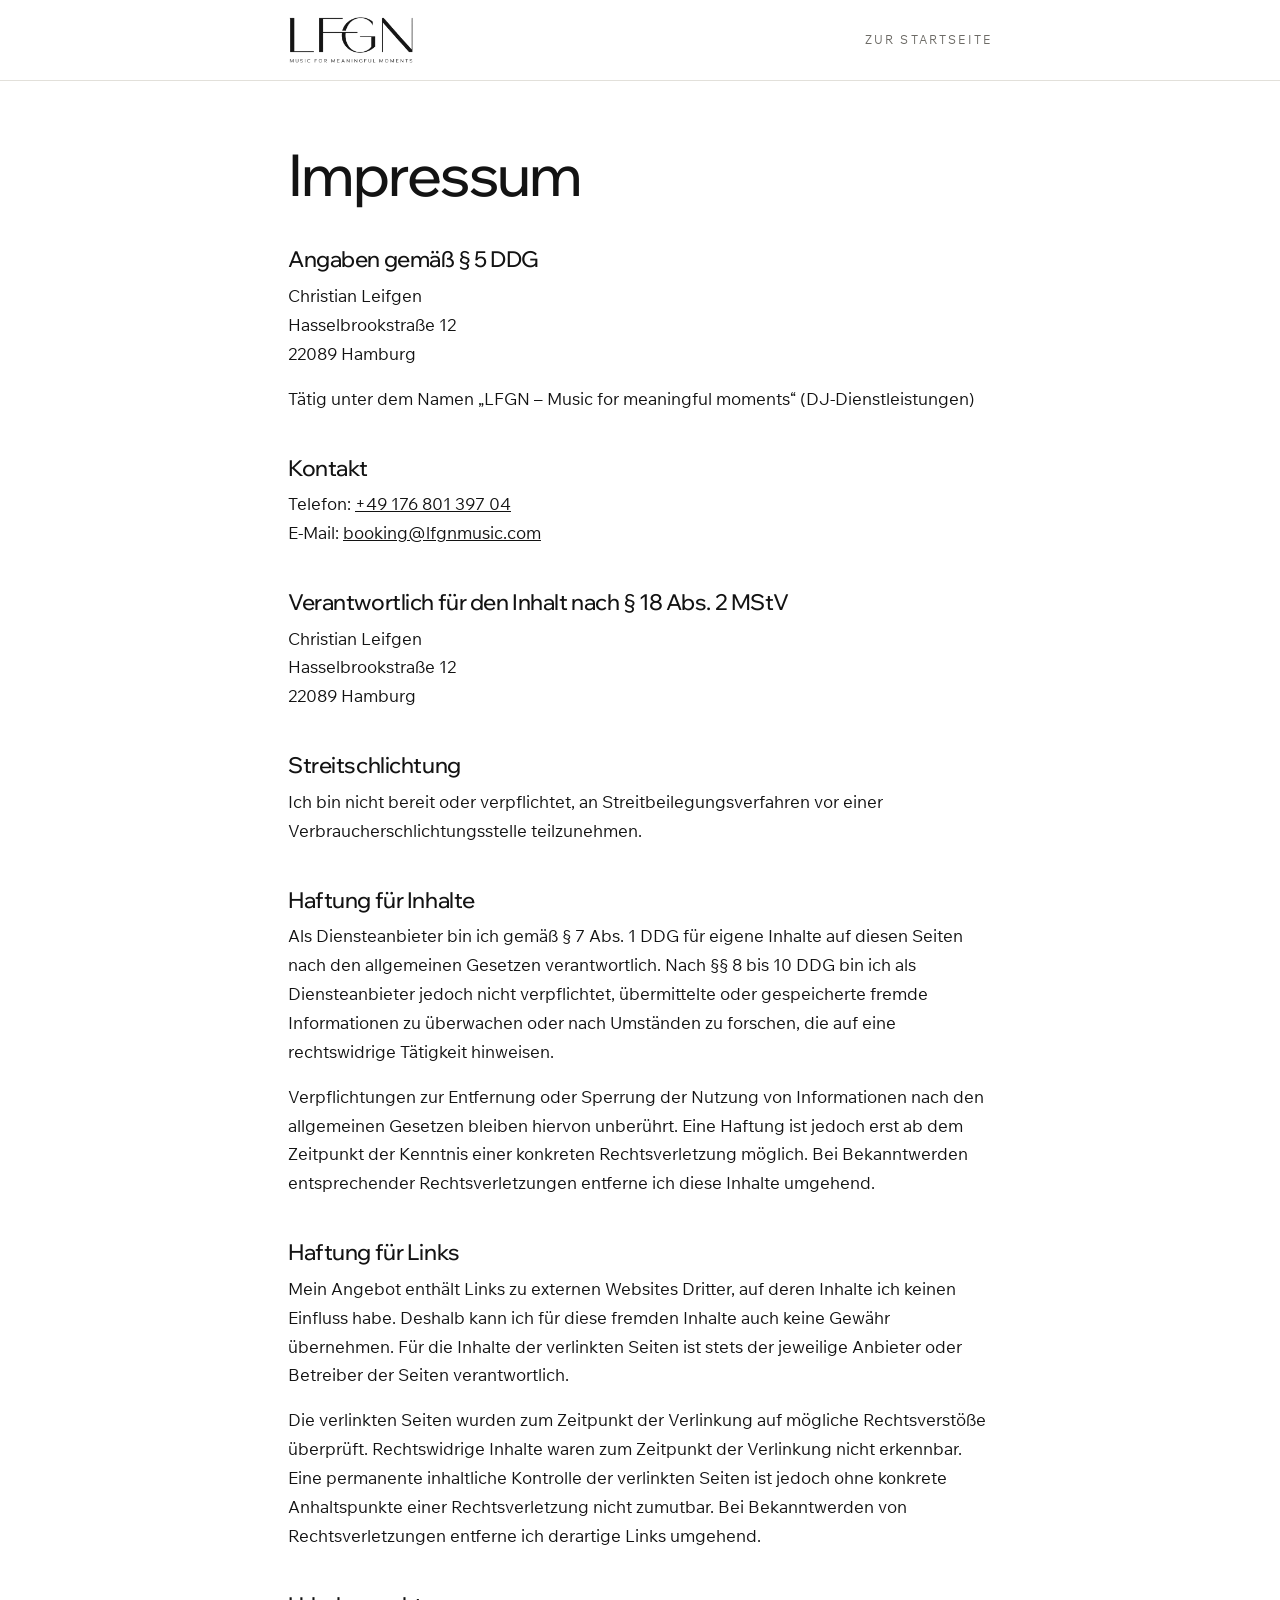
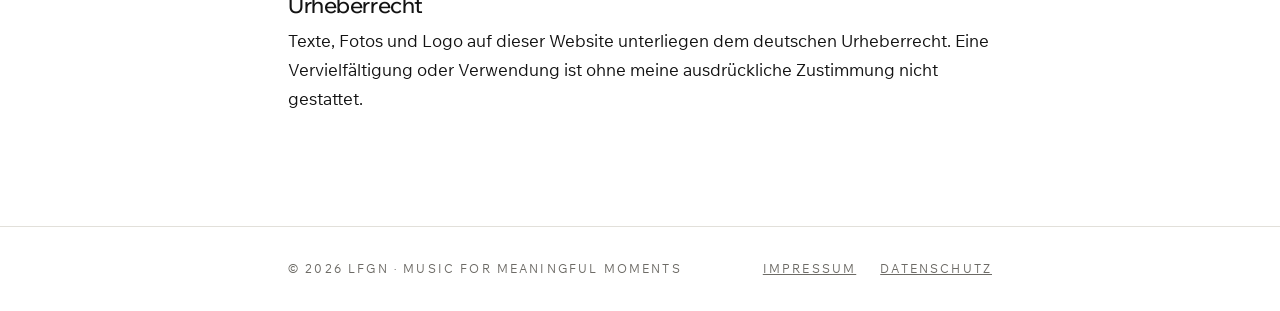
<file: impressum.html>
<!doctype html>
<html lang="de">
<head>
<meta charset="utf-8">
<meta name="viewport" content="width=device-width, initial-scale=1">
<link rel="icon" href="favicon.ico" sizes="any">
<link rel="icon" type="image/png" sizes="32x32" href="favicon-32.png">
<link rel="icon" type="image/png" sizes="192x192" href="favicon-192.png">
<link rel="apple-touch-icon" href="apple-touch-icon.png">
<meta name="robots" content="noindex">
<title>Impressum · LFGN</title>
<link rel="stylesheet" href="fonts/fonts.css">
<style>
:root { --bg: #ffffff; --line: #e2e0da; --fg: #131313; --muted: #6d6b66; color-scheme: light; }
* { box-sizing: border-box; }
body { margin: 0; background: var(--bg); color: var(--fg); font: 400 1.0625rem/1.7 "Wix Madefor Text", "Helvetica Neue", Arial, sans-serif; }
.wrap { max-width: 46rem; margin: 0 auto; padding-left: max(16px, env(safe-area-inset-left, 0px)); padding-right: max(16px, env(safe-area-inset-right, 0px)); }
header { border-bottom: 1px solid var(--line); }
header .wrap { display: flex; align-items: center; justify-content: space-between; padding-block: 1rem; gap: 1rem; }
header img { height: 3rem; width: auto; display: block; }
header a.back { font-size: .75rem; letter-spacing: .18em; text-transform: uppercase; color: var(--muted); text-decoration: none; }
main { padding-block: 4rem 6rem; }
h1 { font: 500 clamp(2.4rem, 7vw, 3.6rem)/1.05 "Wix Madefor Display", "Helvetica Neue", Arial, sans-serif; letter-spacing: -.03em; margin: 0 0 2.5rem; }
h2 { font: 500 1.35rem/1.25 "Wix Madefor Display", "Helvetica Neue", Arial, sans-serif; letter-spacing: -.02em; margin: 2.5rem 0 .6rem; }
p, ul { margin: 0 0 1rem; } ul { padding-left: 1.2rem; }
a { color: inherit; }
.muted { color: var(--muted); font-size: .95rem; }
footer { border-top: 1px solid var(--line); padding-block: 2rem; color: var(--muted); font-size: .75rem; letter-spacing: .18em; text-transform: uppercase; }
footer .wrap { display: flex; flex-wrap: wrap; gap: 1rem 2rem; justify-content: space-between; }
footer nav { display: flex; gap: 1.5rem; }
</style>
</head>
<body>
<header><div class="wrap"><a href="index.html" aria-label="LFGN Startseite"><img src="logo-dark.png" alt="LFGN"></a><a class="back" href="index.html">Zur Startseite</a></div></header>
<main><div class="wrap">
<h1>Impressum</h1>
<h2>Angaben gemäß § 5 DDG</h2>
<p>Christian Leifgen<br>Hasselbrookstraße 12<br>22089 Hamburg</p>
<p>Tätig unter dem Namen „LFGN – Music for meaningful moments“ (DJ-Dienstleistungen)</p>
<h2>Kontakt</h2>
<p>Telefon: <a href="tel:+4917680139704">+49 176 801 397 04</a><br>E-Mail: <a href="mailto:booking@lfgnmusic.com">booking@lfgnmusic.com</a></p>
<h2>Verantwortlich für den Inhalt nach § 18 Abs. 2 MStV</h2>
<p>Christian Leifgen<br>Hasselbrookstraße 12<br>22089 Hamburg</p>
<h2>Streitschlichtung</h2>
<p>Ich bin nicht bereit oder verpflichtet, an Streitbeilegungsverfahren vor einer Verbraucherschlichtungsstelle teilzunehmen.</p>
<h2>Haftung für Inhalte</h2>
<p>Als Diensteanbieter bin ich gemäß § 7 Abs. 1 DDG für eigene Inhalte auf diesen Seiten nach den allgemeinen Gesetzen verantwortlich. Nach §§ 8 bis 10 DDG bin ich als Diensteanbieter jedoch nicht verpflichtet, übermittelte oder gespeicherte fremde Informationen zu überwachen oder nach Umständen zu forschen, die auf eine rechtswidrige Tätigkeit hinweisen.</p>
<p>Verpflichtungen zur Entfernung oder Sperrung der Nutzung von Informationen nach den allgemeinen Gesetzen bleiben hiervon unberührt. Eine Haftung ist jedoch erst ab dem Zeitpunkt der Kenntnis einer konkreten Rechtsverletzung möglich. Bei Bekanntwerden entsprechender Rechtsverletzungen entferne ich diese Inhalte umgehend.</p>
<h2>Haftung für Links</h2>
<p>Mein Angebot enthält Links zu externen Websites Dritter, auf deren Inhalte ich keinen Einfluss habe. Deshalb kann ich für diese fremden Inhalte auch keine Gewähr übernehmen. Für die Inhalte der verlinkten Seiten ist stets der jeweilige Anbieter oder Betreiber der Seiten verantwortlich.</p>
<p>Die verlinkten Seiten wurden zum Zeitpunkt der Verlinkung auf mögliche Rechtsverstöße überprüft. Rechtswidrige Inhalte waren zum Zeitpunkt der Verlinkung nicht erkennbar. Eine permanente inhaltliche Kontrolle der verlinkten Seiten ist jedoch ohne konkrete Anhaltspunkte einer Rechtsverletzung nicht zumutbar. Bei Bekanntwerden von Rechtsverletzungen entferne ich derartige Links umgehend.</p>
<h2>Urheberrecht</h2>
<p>Texte, Fotos und Logo auf dieser Website unterliegen dem deutschen Urheberrecht. Eine Vervielfältigung oder Verwendung ist ohne meine ausdrückliche Zustimmung nicht gestattet.</p>
</div></main>
<footer><div class="wrap"><span>© 2026 LFGN · Music for meaningful moments</span><nav><a href="impressum.html">Impressum</a><a href="datenschutz.html">Datenschutz</a></nav></div></footer>
</body>
</html>
</file>
<file: fonts/fonts.css>
/* latin-ext */
@font-face {
  font-family: 'Newsreader';
  font-style: italic;
  font-weight: 400;
  font-display: swap;
  src: url(Newsreader-italic-400-latin-ext.woff2) format('woff2');
  unicode-range: U+0100-02BA, U+02BD-02C5, U+02C7-02CC, U+02CE-02D7, U+02DD-02FF, U+0304, U+0308, U+0329, U+1D00-1DBF, U+1E00-1E9F, U+1EF2-1EFF, U+2020, U+20A0-20AB, U+20AD-20C4, U+2113, U+2C60-2C7F, U+A720-A7FF;
}
/* latin */
@font-face {
  font-family: 'Newsreader';
  font-style: italic;
  font-weight: 400;
  font-display: swap;
  src: url(Newsreader-italic-400-latin.woff2) format('woff2');
  unicode-range: U+0000-00FF, U+0131, U+0152-0153, U+02BB-02BC, U+02C6, U+02DA, U+02DC, U+0304, U+0308, U+0329, U+2000-206F, U+20AC, U+2122, U+2191, U+2193, U+2212, U+2215, U+FEFF, U+FFFD;
}
/* latin-ext */
@font-face {
  font-family: 'Wix Madefor Display';
  font-style: normal;
  font-weight: 400;
  font-display: swap;
  src: url(WixMadeforDisplay-normal-400-latin-ext.woff2) format('woff2');
  unicode-range: U+0100-02BA, U+02BD-02C5, U+02C7-02CC, U+02CE-02D7, U+02DD-02FF, U+0304, U+0308, U+0329, U+1D00-1DBF, U+1E00-1E9F, U+1EF2-1EFF, U+2020, U+20A0-20AB, U+20AD-20C4, U+2113, U+2C60-2C7F, U+A720-A7FF;
}
/* latin */
@font-face {
  font-family: 'Wix Madefor Display';
  font-style: normal;
  font-weight: 400;
  font-display: swap;
  src: url(WixMadeforDisplay-normal-400-latin.woff2) format('woff2');
  unicode-range: U+0000-00FF, U+0131, U+0152-0153, U+02BB-02BC, U+02C6, U+02DA, U+02DC, U+0304, U+0308, U+0329, U+2000-206F, U+20AC, U+2122, U+2191, U+2193, U+2212, U+2215, U+FEFF, U+FFFD;
}
/* latin-ext */
@font-face {
  font-family: 'Wix Madefor Display';
  font-style: normal;
  font-weight: 500;
  font-display: swap;
  src: url(WixMadeforDisplay-normal-500-latin-ext.woff2) format('woff2');
  unicode-range: U+0100-02BA, U+02BD-02C5, U+02C7-02CC, U+02CE-02D7, U+02DD-02FF, U+0304, U+0308, U+0329, U+1D00-1DBF, U+1E00-1E9F, U+1EF2-1EFF, U+2020, U+20A0-20AB, U+20AD-20C4, U+2113, U+2C60-2C7F, U+A720-A7FF;
}
/* latin */
@font-face {
  font-family: 'Wix Madefor Display';
  font-style: normal;
  font-weight: 500;
  font-display: swap;
  src: url(WixMadeforDisplay-normal-500-latin.woff2) format('woff2');
  unicode-range: U+0000-00FF, U+0131, U+0152-0153, U+02BB-02BC, U+02C6, U+02DA, U+02DC, U+0304, U+0308, U+0329, U+2000-206F, U+20AC, U+2122, U+2191, U+2193, U+2212, U+2215, U+FEFF, U+FFFD;
}
/* latin-ext */
@font-face {
  font-family: 'Wix Madefor Text';
  font-style: normal;
  font-weight: 400;
  font-display: swap;
  src: url(WixMadeforText-normal-400-latin-ext.woff2) format('woff2');
  unicode-range: U+0100-02BA, U+02BD-02C5, U+02C7-02CC, U+02CE-02D7, U+02DD-02FF, U+0304, U+0308, U+0329, U+1D00-1DBF, U+1E00-1E9F, U+1EF2-1EFF, U+2020, U+20A0-20AB, U+20AD-20C4, U+2113, U+2C60-2C7F, U+A720-A7FF;
}
/* latin */
@font-face {
  font-family: 'Wix Madefor Text';
  font-style: normal;
  font-weight: 400;
  font-display: swap;
  src: url(WixMadeforText-normal-400-latin.woff2) format('woff2');
  unicode-range: U+0000-00FF, U+0131, U+0152-0153, U+02BB-02BC, U+02C6, U+02DA, U+02DC, U+0304, U+0308, U+0329, U+2000-206F, U+20AC, U+2122, U+2191, U+2193, U+2212, U+2215, U+FEFF, U+FFFD;
}
/* latin-ext */
@font-face {
  font-family: 'Wix Madefor Text';
  font-style: normal;
  font-weight: 500;
  font-display: swap;
  src: url(WixMadeforText-normal-500-latin-ext.woff2) format('woff2');
  unicode-range: U+0100-02BA, U+02BD-02C5, U+02C7-02CC, U+02CE-02D7, U+02DD-02FF, U+0304, U+0308, U+0329, U+1D00-1DBF, U+1E00-1E9F, U+1EF2-1EFF, U+2020, U+20A0-20AB, U+20AD-20C4, U+2113, U+2C60-2C7F, U+A720-A7FF;
}
/* latin */
@font-face {
  font-family: 'Wix Madefor Text';
  font-style: normal;
  font-weight: 500;
  font-display: swap;
  src: url(WixMadeforText-normal-500-latin.woff2) format('woff2');
  unicode-range: U+0000-00FF, U+0131, U+0152-0153, U+02BB-02BC, U+02C6, U+02DA, U+02DC, U+0304, U+0308, U+0329, U+2000-206F, U+20AC, U+2122, U+2191, U+2193, U+2212, U+2215, U+FEFF, U+FFFD;
}
/* latin-ext */
@font-face {
  font-family: 'Wix Madefor Text';
  font-style: normal;
  font-weight: 600;
  font-display: swap;
  src: url(WixMadeforText-normal-600-latin-ext.woff2) format('woff2');
  unicode-range: U+0100-02BA, U+02BD-02C5, U+02C7-02CC, U+02CE-02D7, U+02DD-02FF, U+0304, U+0308, U+0329, U+1D00-1DBF, U+1E00-1E9F, U+1EF2-1EFF, U+2020, U+20A0-20AB, U+20AD-20C4, U+2113, U+2C60-2C7F, U+A720-A7FF;
}
/* latin */
@font-face {
  font-family: 'Wix Madefor Text';
  font-style: normal;
  font-weight: 600;
  font-display: swap;
  src: url(WixMadeforText-normal-600-latin.woff2) format('woff2');
  unicode-range: U+0000-00FF, U+0131, U+0152-0153, U+02BB-02BC, U+02C6, U+02DA, U+02DC, U+0304, U+0308, U+0329, U+2000-206F, U+20AC, U+2122, U+2191, U+2193, U+2212, U+2215, U+FEFF, U+FFFD;
}
</file>
